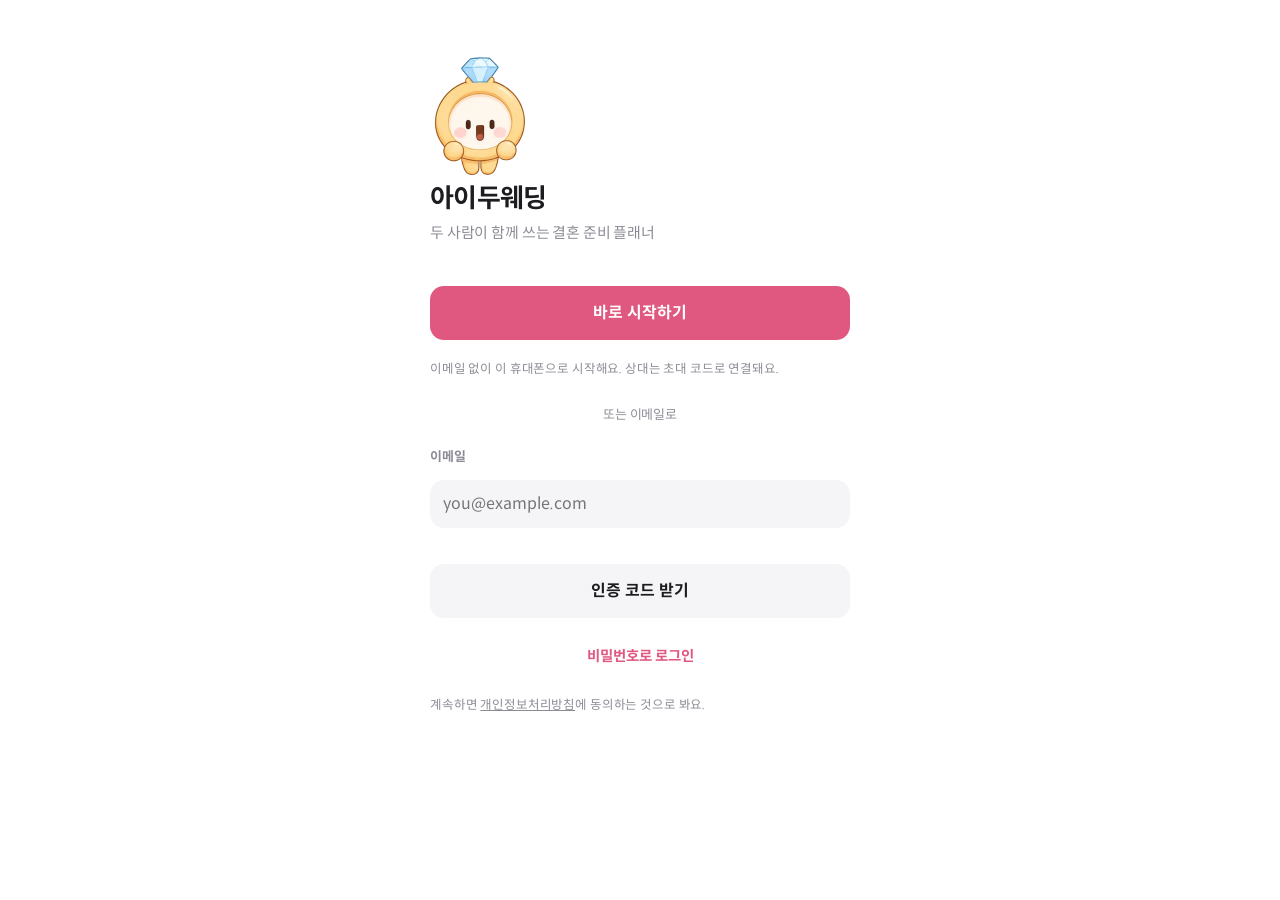
<file: index.html>
<!doctype html>
<html lang="ko">
<head>
<meta charset="utf-8">
<meta name="viewport" content="width=device-width,initial-scale=1,viewport-fit=cover,maximum-scale=1">
<meta name="theme-color" content="#FFFFFF" media="(prefers-color-scheme: light)">
<meta name="theme-color" content="#121214" media="(prefers-color-scheme: dark)">
<meta name="apple-mobile-web-app-capable" content="yes">
<meta name="format-detection" content="telephone=no">
<title>아이두웨딩</title>
<link rel="icon" href="./icon-192.png">
<link rel="manifest" href="./manifest.webmanifest">
<link rel="apple-touch-icon" href="./apple-touch-icon.png">
<meta name="apple-mobile-web-app-title" content="아이두웨딩">
<meta name="apple-mobile-web-app-status-bar-style" content="default">
<meta name="mobile-web-app-capable" content="yes">
  <script type="module" crossorigin src="./assets/index-share-DlYBOAlr.js"></script>
  <link rel="stylesheet" crossorigin href="./assets/index-share-CTbOmyZN.css">
</head>
<body>
<div id="gate" class="gate"><div class="g-card"><p class="g-sub">불러오는 중…</p></div></div>
<div class="wrap">
  <!-- HOME -->
  <section id="tab-home">
    <div id="home2" class="home2"></div>
    <div class="card plan-card" id="planCard" hidden></div>
    <div id="legacyHome" hidden>
    <header class="greet">
      <div style="min-width:0"><span class="sub" id="hello">안녕하세요</span><h1 id="coupleNames">우리 둘</h1><span class="sub">오늘도 결혼 준비 한 걸음 💍</span></div>
      <button class="avatars" id="openSettings" aria-label="설정"><span class="av a1" id="av1">나</span><span class="av a2" id="av2">너</span></button>
    </header>
    <div class="banner">
      <svg class="rings" viewBox="0 0 120 80" aria-hidden="true"><circle cx="48" cy="40" r="24" fill="none" stroke="#fff" stroke-opacity=".35" stroke-width="5"/><circle cx="74" cy="40" r="24" fill="none" stroke="#fff" stroke-opacity=".55" stroke-width="5"/></svg>
      <span class="b-label">우리 결혼식까지</span>
      <div class="dday num" id="dday">D-day</div>
      <div class="when" id="when">불러오는 중</div>
    </div>
    <div class="card prog-card" data-go="check" tabindex="0">
      <div class="ring" aria-label="준비 진행률">
        <svg viewBox="0 0 36 36"><circle cx="18" cy="18" r="15" fill="none" stroke="var(--track)" stroke-width="3.6"/><circle id="ringArc" cx="18" cy="18" r="15" fill="none" stroke="url(#rg)" stroke-width="3.6" stroke-linecap="round" stroke-dasharray="0 100" pathLength="100"/><defs><linearGradient id="rg" x1="0" y1="0" x2="1" y2="1"><stop offset="0" stop-color="#EC8FA9"/><stop offset="1" stop-color="#A47BCB"/></linearGradient></defs></svg>
        <div class="pct num"><span id="ringPct">0%</span></div>
      </div>
      <div class="grow"><div class="label">준비 진행률</div><div class="t" id="progText">-</div><div class="sub" id="progSub">잘하고 있어요!</div></div>
      <span class="chev">›</span>
    </div>
    <div class="tiles num" id="homeStats"></div>
    <div class="block">
      <h2>빠른 추가</h2>
      <div class="quick">
        <button data-qa="task"><span class="qi" style="background:var(--accent-soft);color:var(--accent)"><svg viewBox="0 0 24 24" fill="none" stroke="currentColor" stroke-width="2" stroke-linecap="round" stroke-linejoin="round"><rect x="4" y="4" width="16" height="16" rx="4"/><path d="m8.5 12 2.5 2.5 4.5-5"/></svg></span>할 일</button>
        <button data-qa="cost"><span class="qi" style="background:var(--gold-soft);color:var(--gold)"><svg viewBox="0 0 24 24" fill="none" stroke="currentColor" stroke-width="2" stroke-linecap="round"><rect x="3" y="6" width="18" height="13" rx="3"/><path d="M3 10h18M16 15h2"/></svg></span>비용·업체</button>
        <button data-qa="event"><span class="qi" style="background:var(--sky-soft);color:var(--sky)"><svg viewBox="0 0 24 24" fill="none" stroke="currentColor" stroke-width="2" stroke-linecap="round"><rect x="3.5" y="5" width="17" height="15" rx="3"/><path d="M3.5 10h17M8 3v4M16 3v4"/></svg></span>일정</button>
        <button data-qa="guest"><span class="qi" style="background:var(--lilac-soft);color:var(--lilac)"><svg viewBox="0 0 24 24" fill="none" stroke="currentColor" stroke-width="2" stroke-linecap="round"><circle cx="9" cy="9" r="3.2"/><path d="M3.5 19c.6-3 2.8-4.6 5.5-4.6s4.9 1.6 5.5 4.6M17 8v6M14 11h6"/></svg></span>하객</button>
      </div>
    </div>
    <div class="card block">
      <div class="row-head"><h2 id="weekTitle">이번 주</h2><button class="link" data-go="cal">전체 달력</button></div>
      <div class="week" id="week"></div>
    </div>
    <div class="card block">
      <div class="row-head"><h2>지금 챙길 일</h2><button class="link" data-go="check">전체 보기</button></div>
      <ul class="list" id="homeTodo"></ul>
    </div>
    <div class="card block">
      <div class="row-head"><h2>다가오는 결제</h2><button class="link" data-go="budget">예산 보기</button></div>
      <ul class="list" id="homePay"></ul>
    </div>
    <div class="card block">
      <div class="row-head"><h2>다가오는 일정</h2><button class="link" data-go="cal">캘린더</button></div>
      <ul class="list" id="homeEvents"></ul>
    </div>
    </div>
  </section>

  <!-- ALL -->
  <section id="tab-all" hidden></section>
  <section id="tab-comm" hidden></section>

  <!-- CHECKLIST -->
  <section id="tab-check" hidden>
    <div class="head"><h1>체크리스트</h1><span class="sub num" id="checkCount"></span></div>
    <div class="smart" id="smart"></div>
    <form class="qadd" id="qadd" autocomplete="off"><span class="qplus" aria-hidden="true">+</span><input id="qaddInput" type="text" placeholder="할 일 빠르게 추가" enterkeyhint="done"><button type="submit">추가</button></form>
    <div class="seg" id="groupMode"><button data-v="topic" aria-pressed="true">주제별</button><button data-v="period" aria-pressed="false">시기별</button><button data-v="cal" aria-pressed="false">달력</button></div>
    <div class="chips" id="checkCats" hidden></div>
    <div id="periods" style="display:flex;flex-direction:column;gap:14px"></div>
    <div id="tcal" style="display:flex;flex-direction:column;gap:14px" hidden></div>
    <button class="link" id="openTpl" style="align-self:center">+ 추천 체크리스트에서 추가</button>
  </section>

  <!-- BUDGET -->
  <section id="tab-budget" hidden>
    <div class="head"><h1>가계부</h1></div>
    <div class="lb-top" id="moneyTop"></div>
    <div class="lb-bar"><div class="seg lb-seg" id="budgetSeg"><button data-b="ledger" aria-pressed="true">지출내역</button><button data-b="sched" aria-pressed="false">결제예정</button><button data-b="vendor" aria-pressed="false">업체</button></div><button type="button" class="lb-add" id="addCost" aria-label="비용 추가"><svg viewBox="0 0 24 24" fill="none" stroke="currentColor" stroke-width="2" stroke-linecap="round"><path d="M12 5v14M5 12h14"/></svg></button></div>
    <div id="bCat" hidden></div><button id="openEstimate" type="button" hidden></button>
    <div id="bLedger"><span id="ledgerSum" hidden></span><div id="ledger"></div></div>
    <div id="bSched" hidden><span id="schedSum" hidden></span><div id="sched"></div></div>
    <div id="bVendor" hidden style="display:flex;flex-direction:column;gap:12px">
      <div style="display:flex;justify-content:space-between;align-items:center;gap:8px"><span class="sub num" id="vendorSum"></span><button class="link" id="addVendor">+ 업체 추가</button></div>
      <div class="search"><svg viewBox="0 0 24 24" fill="none" stroke="currentColor" stroke-width="2"><circle cx="11" cy="11" r="7"/><path d="m20 20-3.5-3.5"/></svg><input id="vendorSearch" type="search" placeholder="업체, 항목 검색"></div>
      <div id="vendorList" style="display:flex;flex-direction:column;gap:10px"></div>
    </div>
  </section>

  <!-- CALENDAR -->
  <section id="tab-cal" hidden>
    <div class="cal-head"><button id="prevM" aria-label="이전 달">‹</button><h1 id="calTitle" class="num"></h1><button id="nextM" aria-label="다음 달">›</button></div>
    <div class="card" style="padding:10px">
      <div class="cal" id="cal"></div>
      <div class="legend" style="justify-content:center"><span><i class="d-ev" style="border-radius:50%"></i>일정</span><span><i class="d-task" style="border-radius:50%"></i>할 일 마감</span><span><i class="d-pay" style="border-radius:50%"></i>결제</span></div>
    </div>
    <div class="block"><h2 id="dayTitle"></h2><ul class="list" id="dayList"></ul></div>
  </section>

  <!-- GUESTS -->
  <section id="tab-guests" hidden>
    <div class="head"><h1>하객</h1><span style="display:flex;gap:14px"><button class="link" id="bulkBtn">한 번에 추가</button><button class="link" id="mealBtn">식대 설정</button></span></div>
    <div class="gsum num" id="guestStats"></div>
    <div class="card" id="mealCard"></div>
    <div class="seg" id="guestSide"><button data-g="all" aria-pressed="true">전체</button></div>
    <div class="search"><svg viewBox="0 0 24 24" fill="none" stroke="currentColor" stroke-width="2"><circle cx="11" cy="11" r="7"/><path d="m20 20-3.5-3.5"/></svg><input id="guestSearch" type="search" placeholder="이름 검색"></div>
    <div class="seg" id="guestView"><button data-gv="list" aria-pressed="true">단계별</button><button data-gv="team" aria-pressed="false">모임별</button><button data-gv="pg" aria-pressed="false">부모님 손님</button><button data-gv="gift" aria-pressed="false">축의금</button></div>
    <div id="stepStrip" class="gsteps"></div>
    <ul class="list" id="guestList"></ul>
    <div id="pgBoard" hidden></div>
    <div id="teamBoard" class="tboard" hidden></div>
    <div id="giftBoard" class="gboard" hidden></div>
  </section>
</div>


<nav class="tabbar" role="tablist"><div class="in">
  <button data-tab="home" aria-selected="true"><svg viewBox="0 0 24 24" fill="none" stroke="currentColor" stroke-width="1.8" stroke-linejoin="round"><path d="M12 20s-7-4.4-7-10a4 4 0 0 1 7-2.6A4 4 0 0 1 19 10c0 5.6-7 10-7 10z"/></svg>홈</button>
  <button data-tab="check" aria-selected="false"><svg viewBox="0 0 24 24" fill="none" stroke="currentColor" stroke-width="1.8" stroke-linecap="round"><path d="M9 6h11M9 12h11M9 18h11"/><path d="m3.5 6 1.2 1.2L7 5M3.5 12l1.2 1.2L7 11M3.5 18l1.2 1.2L7 17"/></svg>체크리스트</button>
  <button class="plus" id="fab" hidden><span class="pbox"><svg viewBox="0 0 24 24" fill="none" stroke="currentColor" stroke-width="3" stroke-linecap="round"><path d="M12 5v14M5 12h14"/></svg></span>추가</button>
  <button data-tab="budget" aria-selected="false"><svg viewBox="0 0 24 24" fill="none" stroke="currentColor" stroke-width="1.8"><rect x="3" y="6" width="18" height="13" rx="2.5"/><path d="M3 10h18M16 15h2"/></svg>가계부</button>
  <button data-tab="guests" aria-selected="false"><svg viewBox="0 0 24 24" fill="none" stroke="currentColor" stroke-width="1.8"><circle cx="9" cy="9" r="3.2"/><path d="M3.5 19c.6-3 2.8-4.6 5.5-4.6s4.9 1.6 5.5 4.6"/><circle cx="17" cy="8.5" r="2.5"/><path d="M16.5 13.6c2.2.1 3.7 1.5 4.1 3.9"/></svg>하객</button>
  <button data-tab="comm" aria-selected="false"><svg viewBox="0 0 24 24" fill="none" stroke="currentColor" stroke-width="1.8" stroke-linejoin="round"><path d="M4 5.5h16v10H9l-5 4z"/><path d="M8.5 10.5h.01M12 10.5h.01M15.5 10.5h.01" stroke-width="2.6" stroke-linecap="round"/></svg>커뮤니티</button>
  <button data-tab="all" aria-selected="false"><svg viewBox="0 0 24 24" fill="none" stroke="currentColor" stroke-width="1.8" stroke-linecap="round"><path d="M4 6h16M4 12h16M4 18h16"/></svg>전체</button>
</div></nav>
<div id="sheetHost"></div>
</body>
</html>
</file>
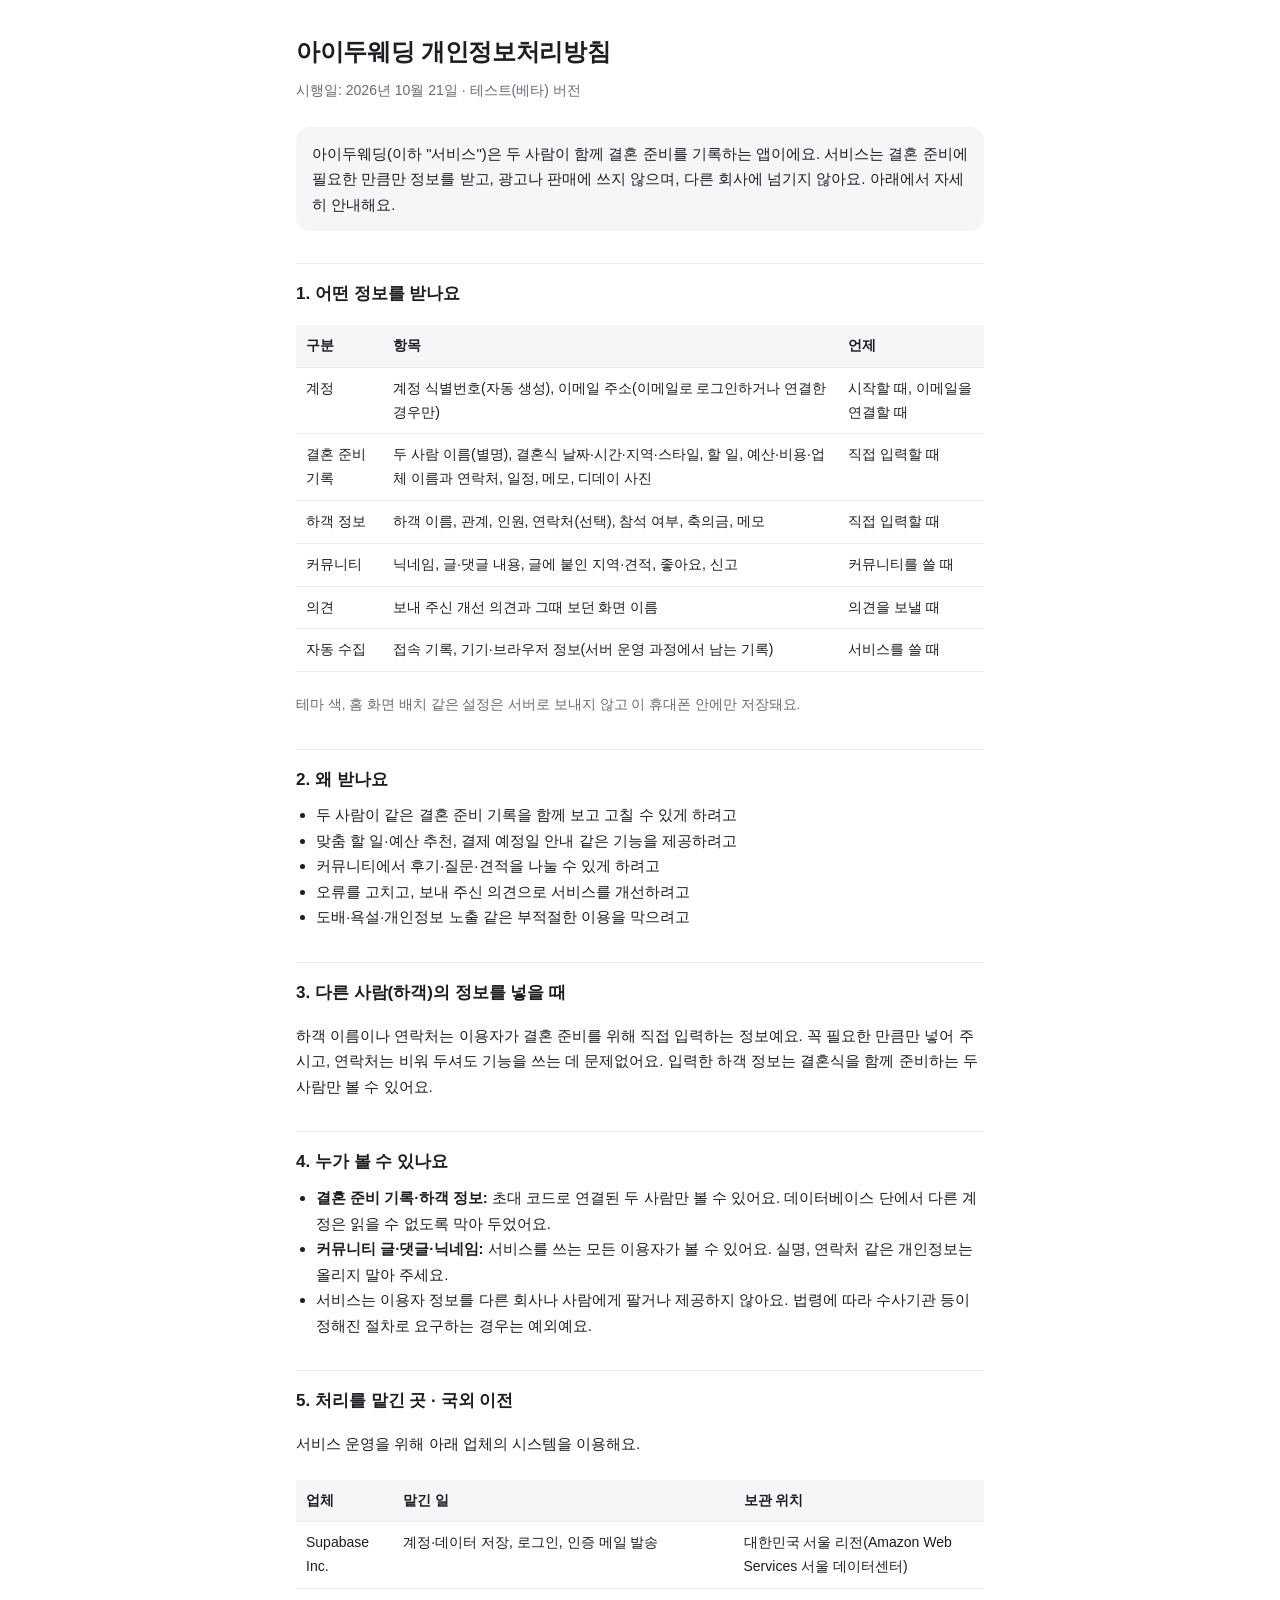
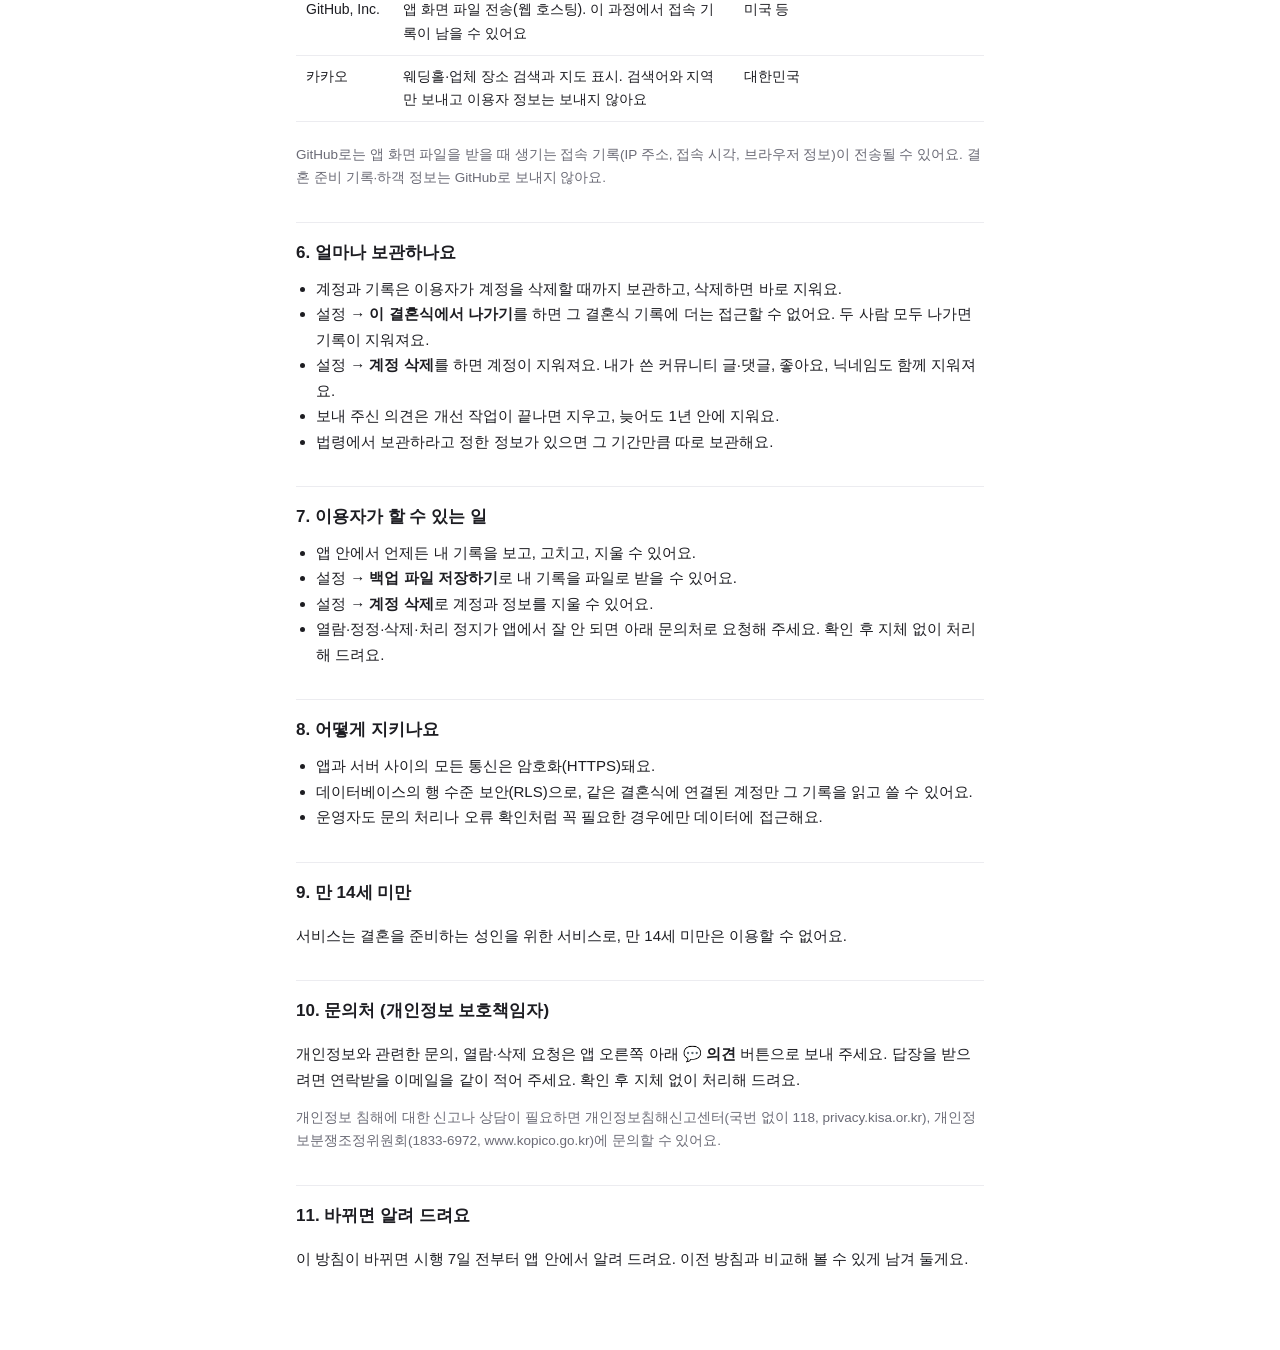
<file: privacy.html>
<!doctype html>
<html lang="ko">
<head>
<meta charset="utf-8">
<meta name="viewport" content="width=device-width,initial-scale=1,viewport-fit=cover">
<title>아이두웨딩 개인정보처리방침</title>
<meta name="description" content="아이두웨딩이 어떤 정보를 왜 받고, 어떻게 보관하고 지우는지 안내해요.">
<style>
:root{--bg:#fff;--fg:#1d1d22;--muted:#6b6b76;--line:#ececf0;--soft:#f6f6f8;--accent:#d45c7e}
@media (prefers-color-scheme:dark){:root{--bg:#121214;--fg:#ededf0;--muted:#a0a0aa;--line:#2a2a30;--soft:#1c1c20;--accent:#f08daa}}
*{box-sizing:border-box}
body{margin:0;background:var(--bg);color:var(--fg);font-family:-apple-system,BlinkMacSystemFont,"Apple SD Gothic Neo","Pretendard","Noto Sans KR",sans-serif;line-height:1.7;-webkit-text-size-adjust:100%}
main{max-width:720px;margin:0 auto;padding:32px 16px 64px}
h1{font-size:24px;margin:0 0 6px;letter-spacing:-.3px}
.date{color:var(--muted);font-size:14px;margin:0 0 24px}
.lead{background:var(--soft);border-radius:14px;padding:14px 16px;font-size:15px}
h2{font-size:17px;margin:32px 0 8px;padding-top:16px;border-top:1px solid var(--line)}
p,li{font-size:15px}
ul{padding-left:20px;margin:6px 0}
table{width:100%;border-collapse:collapse;font-size:14px;margin:8px 0}
th,td{text-align:left;vertical-align:top;padding:9px 10px;border-bottom:1px solid var(--line)}
th{background:var(--soft);font-weight:600;white-space:nowrap}
.wrap{overflow-x:auto}
.note{color:var(--muted);font-size:13.5px}
a{color:var(--accent)}
</style>
</head>
<body>
<main>
<h1>아이두웨딩 개인정보처리방침</h1>
<p class="date">시행일: 2026년 10월 21일 · 테스트(베타) 버전</p>

<p class="lead">아이두웨딩(이하 "서비스")은 두 사람이 함께 결혼 준비를 기록하는 앱이에요. 서비스는 결혼 준비에 필요한 만큼만 정보를 받고, 광고나 판매에 쓰지 않으며, 다른 회사에 넘기지 않아요. 아래에서 자세히 안내해요.</p>

<h2>1. 어떤 정보를 받나요</h2>
<div class="wrap"><table>
<tr><th>구분</th><th>항목</th><th>언제</th></tr>
<tr><td>계정</td><td>계정 식별번호(자동 생성), 이메일 주소(이메일로 로그인하거나 연결한 경우만)</td><td>시작할 때, 이메일을 연결할 때</td></tr>
<tr><td>결혼 준비 기록</td><td>두 사람 이름(별명), 결혼식 날짜·시간·지역·스타일, 할 일, 예산·비용·업체 이름과 연락처, 일정, 메모, 디데이 사진</td><td>직접 입력할 때</td></tr>
<tr><td>하객 정보</td><td>하객 이름, 관계, 인원, 연락처(선택), 참석 여부, 축의금, 메모</td><td>직접 입력할 때</td></tr>
<tr><td>커뮤니티</td><td>닉네임, 글·댓글 내용, 글에 붙인 지역·견적, 좋아요, 신고</td><td>커뮤니티를 쓸 때</td></tr>
<tr><td>의견</td><td>보내 주신 개선 의견과 그때 보던 화면 이름</td><td>의견을 보낼 때</td></tr>
<tr><td>자동 수집</td><td>접속 기록, 기기·브라우저 정보(서버 운영 과정에서 남는 기록)</td><td>서비스를 쓸 때</td></tr>
</table></div>
<p class="note">테마 색, 홈 화면 배치 같은 설정은 서버로 보내지 않고 이 휴대폰 안에만 저장돼요.</p>

<h2>2. 왜 받나요</h2>
<ul>
<li>두 사람이 같은 결혼 준비 기록을 함께 보고 고칠 수 있게 하려고</li>
<li>맞춤 할 일·예산 추천, 결제 예정일 안내 같은 기능을 제공하려고</li>
<li>커뮤니티에서 후기·질문·견적을 나눌 수 있게 하려고</li>
<li>오류를 고치고, 보내 주신 의견으로 서비스를 개선하려고</li>
<li>도배·욕설·개인정보 노출 같은 부적절한 이용을 막으려고</li>
</ul>

<h2>3. 다른 사람(하객)의 정보를 넣을 때</h2>
<p>하객 이름이나 연락처는 이용자가 결혼 준비를 위해 직접 입력하는 정보예요. 꼭 필요한 만큼만 넣어 주시고, 연락처는 비워 두셔도 기능을 쓰는 데 문제없어요. 입력한 하객 정보는 결혼식을 함께 준비하는 두 사람만 볼 수 있어요.</p>

<h2>4. 누가 볼 수 있나요</h2>
<ul>
<li><b>결혼 준비 기록·하객 정보:</b> 초대 코드로 연결된 두 사람만 볼 수 있어요. 데이터베이스 단에서 다른 계정은 읽을 수 없도록 막아 두었어요.</li>
<li><b>커뮤니티 글·댓글·닉네임:</b> 서비스를 쓰는 모든 이용자가 볼 수 있어요. 실명, 연락처 같은 개인정보는 올리지 말아 주세요.</li>
<li>서비스는 이용자 정보를 다른 회사나 사람에게 팔거나 제공하지 않아요. 법령에 따라 수사기관 등이 정해진 절차로 요구하는 경우는 예외예요.</li>
</ul>

<h2>5. 처리를 맡긴 곳 · 국외 이전</h2>
<p>서비스 운영을 위해 아래 업체의 시스템을 이용해요.</p>
<div class="wrap"><table>
<tr><th>업체</th><th>맡긴 일</th><th>보관 위치</th></tr>
<tr><td>Supabase Inc.</td><td>계정·데이터 저장, 로그인, 인증 메일 발송</td><td>대한민국 서울 리전(Amazon Web Services 서울 데이터센터)</td></tr>
<tr><td>GitHub, Inc.</td><td>앱 화면 파일 전송(웹 호스팅). 이 과정에서 접속 기록이 남을 수 있어요</td><td>미국 등</td></tr>
<tr><td>카카오</td><td>웨딩홀·업체 장소 검색과 지도 표시. 검색어와 지역만 보내고 이용자 정보는 보내지 않아요</td><td>대한민국</td></tr>
</table></div>
<p class="note">GitHub로는 앱 화면 파일을 받을 때 생기는 접속 기록(IP 주소, 접속 시각, 브라우저 정보)이 전송될 수 있어요. 결혼 준비 기록·하객 정보는 GitHub로 보내지 않아요.</p>

<h2>6. 얼마나 보관하나요</h2>
<ul>
<li>계정과 기록은 이용자가 계정을 삭제할 때까지 보관하고, 삭제하면 바로 지워요.</li>
<li>설정 → <b>이 결혼식에서 나가기</b>를 하면 그 결혼식 기록에 더는 접근할 수 없어요. 두 사람 모두 나가면 기록이 지워져요.</li>
<li>설정 → <b>계정 삭제</b>를 하면 계정이 지워져요. 내가 쓴 커뮤니티 글·댓글, 좋아요, 닉네임도 함께 지워져요.</li>
<li>보내 주신 의견은 개선 작업이 끝나면 지우고, 늦어도 1년 안에 지워요.</li>
<li>법령에서 보관하라고 정한 정보가 있으면 그 기간만큼 따로 보관해요.</li>
</ul>

<h2>7. 이용자가 할 수 있는 일</h2>
<ul>
<li>앱 안에서 언제든 내 기록을 보고, 고치고, 지울 수 있어요.</li>
<li>설정 → <b>백업 파일 저장하기</b>로 내 기록을 파일로 받을 수 있어요.</li>
<li>설정 → <b>계정 삭제</b>로 계정과 정보를 지울 수 있어요.</li>
<li>열람·정정·삭제·처리 정지가 앱에서 잘 안 되면 아래 문의처로 요청해 주세요. 확인 후 지체 없이 처리해 드려요.</li>
</ul>

<h2>8. 어떻게 지키나요</h2>
<ul>
<li>앱과 서버 사이의 모든 통신은 암호화(HTTPS)돼요.</li>
<li>데이터베이스의 행 수준 보안(RLS)으로, 같은 결혼식에 연결된 계정만 그 기록을 읽고 쓸 수 있어요.</li>
<li>운영자도 문의 처리나 오류 확인처럼 꼭 필요한 경우에만 데이터에 접근해요.</li>
</ul>

<h2>9. 만 14세 미만</h2>
<p>서비스는 결혼을 준비하는 성인을 위한 서비스로, 만 14세 미만은 이용할 수 없어요.</p>

<h2>10. 문의처 (개인정보 보호책임자)</h2>
<p>개인정보와 관련한 문의, 열람·삭제 요청은 앱 오른쪽 아래 <b>💬 의견</b> 버튼으로 보내 주세요. 답장을 받으려면 연락받을 이메일을 같이 적어 주세요. 확인 후 지체 없이 처리해 드려요.</p>
<p class="note">개인정보 침해에 대한 신고나 상담이 필요하면 개인정보침해신고센터(국번 없이 118, privacy.kisa.or.kr), 개인정보분쟁조정위원회(1833-6972, www.kopico.go.kr)에 문의할 수 있어요.</p>

<h2>11. 바뀌면 알려 드려요</h2>
<p>이 방침이 바뀌면 시행 7일 전부터 앱 안에서 알려 드려요. 이전 방침과 비교해 볼 수 있게 남겨 둘게요.</p>
</main>
</body>
</html>
</file>
<file: assets/index-share-CTbOmyZN.css>
:root{--bg:#fbf6f7;--surface:#fff;--line:#f1e6ea;--fg:#2e2430;--muted:#8d8090;--accent:#e0577f;--accent-soft:#fcebf0;--on-accent:#fff;--gold:#b8893f;--gold-soft:#f8eedc;--lilac:#8e74c4;--lilac-soft:#efeafa;--sky:#5b93c9;--sky-soft:#e6f0fb;--sage:#4e9470;--sage-soft:#e3f3ea;--warn:#d9604f;--warn-soft:#fde9e5;--track:#f4eaee;--shadow:0 2px 6px #c95c7e0d,0 10px 28px #8c466412;--grad:linear-gradient(135deg,#ec8fa9 0%,#c95c7e 55%,#a47bcb 100%);--c1:#e07c9a;--c2:#d2a35c;--c3:#a58bd6;--c4:#6fa6dc;--c5:#6fb08a;--c6:#ee9c7a;--c7:#c08bb0;--c8:#9aa3b5;--display:"Outfit","Noto Sans KR",system-ui,sans-serif;--body:"Noto Sans KR","Apple SD Gothic Neo","Malgun Gothic",system-ui,sans-serif;--navh:60px;--navpad:max(env(safe-area-inset-bottom,0px),22px)}@media (prefers-color-scheme:dark){:root:not([data-theme=light]){--bg:#18131a;--surface:#231c25;--line:#362c38;--fg:#f6eef3;--muted:#ae9fad;--accent:#ee8eab;--accent-soft:#45283a;--on-accent:#2a1020;--gold:#e2bc7a;--gold-soft:#3c3020;--lilac:#bca5ee;--lilac-soft:#33294a;--sky:#8fbdeb;--sky-soft:#1f3043;--sage:#8acba6;--sage-soft:#1f3529;--warn:#f2907f;--warn-soft:#45251f;--track:#33293a;--shadow:none;--lightningcss-light: ;--lightningcss-dark:initial;color-scheme:dark}}:root[data-theme=dark]{--bg:#18131a;--surface:#231c25;--line:#362c38;--fg:#f6eef3;--muted:#ae9fad;--accent:#ee8eab;--accent-soft:#45283a;--on-accent:#2a1020;--gold:#e2bc7a;--gold-soft:#3c3020;--lilac:#bca5ee;--lilac-soft:#33294a;--sky:#8fbdeb;--sky-soft:#1f3043;--sage:#8acba6;--sage-soft:#1f3529;--warn:#f2907f;--warn-soft:#45251f;--track:#33293a;--shadow:none;--lightningcss-light: ;--lightningcss-dark:initial;color-scheme:dark}*{box-sizing:border-box;-webkit-tap-highlight-color:transparent}body{background:var(--bg);color:var(--fg);font-family:var(--body);font-size:15px;line-height:1.5}.num{font-variant-numeric:tabular-nums}.wrap{max-width:560px;padding-left:max(16px,env(safe-area-inset-left,0px));padding-right:max(16px,env(safe-area-inset-right,0px));padding-block:12px calc(var(--navh) + var(--navpad) + 96px);margin:0 auto}section{flex-direction:column;gap:20px;display:flex}h1{font-family:var(--display);margin:0;font-size:24px;font-weight:700}h2{font-family:var(--display);text-wrap:balance;margin:0;font-size:18px;font-weight:700}.head{justify-content:space-between;align-items:baseline;gap:8px;padding-top:6px;display:flex}.head .sub{font-size:13px}.label{letter-spacing:.04em;color:var(--muted);font-size:12px}.sub{color:var(--muted);font-size:13px}.card{background:var(--surface);border:1px solid var(--line);box-shadow:var(--shadow);border-radius:16px;flex-direction:column;gap:12px;min-width:0;padding:16px;display:flex}.block{flex-direction:column;gap:8px;display:flex}.block>.row-head{justify-content:space-between;align-items:baseline;display:flex}.link{color:var(--accent);font:inherit;cursor:pointer;background:0 0;border:0;padding:4px 0;font-size:13px;font-weight:500}.hero{background:var(--accent);color:var(--on-accent);border:0;border-radius:20px;grid-template-columns:1fr auto;align-items:center;gap:12px;padding:20px;display:grid}.hero .names{font-family:var(--display);letter-spacing:.25em;opacity:.85;font-size:13px}.hero .dday{font-family:var(--display);margin-top:4px;font-size:44px;font-weight:700;line-height:1.05}.hero .when{opacity:.9;margin-top:4px;font-size:13px}.ring{width:84px;height:84px;position:relative}.ring svg{width:100%;height:100%;transform:rotate(-90deg)}.ring .pct{flex-direction:column;justify-content:center;align-items:center;font-size:18px;font-weight:600;line-height:1.1;display:flex;position:absolute;top:0;bottom:0;left:0;right:0}.ring .pct small{opacity:.85;font-size:10px;font-weight:400}.stats{grid-template-columns:repeat(3,1fr);gap:8px;display:grid}.stat{background:var(--surface);border:1px solid var(--line);cursor:pointer;border-radius:14px;flex-direction:column;gap:2px;min-width:0;padding:12px;display:flex}.stat b{white-space:nowrap;text-overflow:ellipsis;font-size:17px;font-weight:600;overflow:hidden}.bar{background:var(--track);border-radius:4px;height:8px;display:flex;overflow:hidden}.bar i{height:100%;display:block}.bar .paid{background:var(--accent)}.legend{color:var(--muted);flex-wrap:wrap;gap:12px;font-size:12px;display:flex}.legend i{border-radius:2px;width:9px;height:9px;margin-right:4px;display:inline-block}ul.list{flex-direction:column;margin:0;padding:0;list-style:none;display:flex}ul.list li{border-bottom:1px solid var(--line);align-items:center;gap:12px;padding:12px 0;display:flex}ul.list li:last-child{border-bottom:0}ul.list li.tap{cursor:pointer}.grow{flex:1;min-width:0}.t{white-space:nowrap;text-overflow:ellipsis;font-weight:500;overflow:hidden}.t.done{color:var(--muted);text-decoration:line-through;-webkit-text-decoration-color:color-mix(in srgb,var(--muted) 60%,transparent);text-decoration-color:color-mix(in srgb,var(--muted) 60%,transparent)}.meta{color:var(--muted);flex-wrap:wrap;align-items:center;gap:6px;margin-top:2px;font-size:12.5px;display:flex}.amt{text-align:right;white-space:nowrap;font-size:14px}.amt small{color:var(--muted);font-size:12px;display:block}.pill{white-space:nowrap;background:var(--track);color:var(--muted);border-radius:999px;padding:2px 8px;font-size:11px;font-weight:500}.pill.ok{background:var(--sage-soft);color:var(--sage)}.pill.late{background:var(--warn-soft);color:var(--warn)}.date{text-align:center;flex:none;width:44px;line-height:1.15}.date b{font-family:var(--display);font-size:18px;display:block}.date span{color:var(--muted);font-size:11px}.chk{border:2px solid var(--line);cursor:pointer;color:#0000;background:0 0;border-radius:50%;flex:none;place-items:center;width:26px;height:26px;padding:0;display:grid}.chk.on{background:var(--sage);border-color:var(--sage);color:var(--surface)}.empty{color:var(--muted);text-align:center;padding:16px 0;font-size:14px}.chips{scrollbar-width:none;gap:6px;margin-inline-start:-2px;margin-inline-end:-2px;padding:2px;display:flex;overflow-x:auto}.chips::-webkit-scrollbar{display:none}.chips button{border:1px solid var(--line);background:var(--surface);color:var(--fg);font:inherit;cursor:pointer;border-radius:999px;flex:none;padding:6px 12px;font-size:13px}.chips button[aria-pressed=true]{background:var(--fg);color:var(--bg);border-color:var(--fg)}.seg{background:var(--track);border-radius:10px;gap:2px;padding:3px;display:flex}.seg button{font:inherit;color:var(--muted);cursor:pointer;background:0 0;border:0;border-radius:8px;flex:1;padding:7px 4px;font-size:13px}.seg button[aria-pressed=true]{background:var(--surface);color:var(--fg);box-shadow:var(--shadow);font-weight:600}.search{position:relative}.search input{padding-left:36px}.search svg{width:16px;height:16px;color:var(--muted);position:absolute;top:50%;left:12px;transform:translateY(-50%)}.period{flex-direction:column;gap:2px;display:flex}.period h3{justify-content:space-between;align-items:center;gap:8px;margin:0;padding-bottom:4px;font-size:13px;font-weight:600;display:flex}.period h3 .rng{color:var(--muted);font-size:12px;font-weight:400}.period.now h3{color:var(--accent)}.prog{background:var(--track);border-radius:2px;height:4px;overflow:hidden}.prog i{background:var(--sage);height:100%;display:block}.cat{cursor:pointer;border-bottom:1px solid var(--line);flex-direction:column;gap:6px;padding:10px 0;display:flex}.cat:last-child{border-bottom:0}.cat .row{justify-content:space-between;align-items:baseline;gap:8px;display:flex}.over{font-weight:600;color:var(--warn)!important}.split{flex-direction:column;gap:8px;display:flex}.split .row{justify-content:space-between;font-size:14px;display:flex}.money-top{flex-direction:column;gap:6px;padding:6px 2px 4px;display:flex}.money-top .big{letter-spacing:-.02em;font-size:30px;font-weight:600;line-height:1.2}.money-top .big small{margin-left:2px;font-size:18px;font-weight:500}.money-top .bar{border-radius:5px;height:10px;margin-top:6px}.kv{grid-template-columns:repeat(3,1fr);gap:8px;margin-top:8px;display:grid}.kv div{background:var(--surface);border:1px solid var(--line);border-radius:12px;flex-direction:column;min-width:0;padding:10px 12px;display:flex}.kv b{white-space:nowrap;text-overflow:ellipsis;font-size:15px;font-weight:600;overflow:hidden}.donut-wrap{justify-content:center;padding:4px 0;display:flex}.donut{width:180px;max-width:100%;height:180px;position:relative}.donut svg{width:100%;height:100%;transform:rotate(-90deg)}.donut .c{flex-direction:column;justify-content:center;align-items:center;line-height:1.25;display:flex;position:absolute;top:0;bottom:0;left:0;right:0}.donut .c b{font-size:20px;font-weight:600}.ico{color:#fff;border-radius:12px;flex:none;place-items:center;width:36px;height:36px;font-size:13px;font-weight:600;display:grid}.mini{background:var(--track);border-radius:2px;height:4px;margin-top:6px;overflow:hidden}.mini i{height:100%;display:block}.mon{border-bottom:1px solid var(--line);justify-content:space-between;align-items:baseline;padding:12px 0 2px;font-size:13px;font-weight:600;display:flex}.mon:first-child{padding-top:0}.mon span:last-child{color:var(--muted);font-weight:500}.dayh{color:var(--muted);padding:10px 0 0;font-size:12px}.minus{color:var(--fg);font-weight:600}.vcard{background:var(--surface);border:1px solid var(--line);box-shadow:var(--shadow);cursor:pointer;border-radius:16px;flex-direction:column;gap:10px;padding:14px;display:flex}.vcard .top{align-items:center;gap:12px;display:flex}.vcard .nums{grid-template-columns:repeat(3,1fr);gap:6px;font-size:13px;display:grid}.vcard .nums div{flex-direction:column;min-width:0;display:flex}.vcard .nums b{white-space:nowrap;text-overflow:ellipsis;font-size:14px;font-weight:600;overflow:hidden}.vcard .foot{color:var(--muted);flex-wrap:wrap;justify-content:space-between;gap:8px;font-size:12.5px;display:flex}.vcard .tel{-webkit-user-select:all;user-select:all;color:var(--fg)}.vcard .items{color:var(--muted);font-size:12.5px}.cal-head{justify-content:space-between;align-items:center;display:flex}.cal-head button{background:var(--surface);border:1px solid var(--line);width:36px;height:36px;color:var(--fg);cursor:pointer;border-radius:10px;font-size:18px}.cal{text-align:center;grid-template-columns:repeat(7,1fr);gap:2px;display:grid}.cal .dow{color:var(--muted);padding:4px 0;font-size:11px}.cal .dow:first-child{color:var(--warn)}.cal button{aspect-ratio:1/1.05;max-width:100%;font:inherit;color:var(--fg);cursor:pointer;background:0 0;border:0;border-radius:10px;flex-direction:column;justify-content:center;align-items:center;gap:3px;padding:0;font-size:14px;display:flex}.cal button.out{color:color-mix(in srgb,var(--muted) 50%,transparent)}.cal button.wed{color:var(--accent);font-weight:700}.cal button.sel.wed{color:var(--on-accent)}.dots{gap:2px;height:5px;display:flex}.dots i{border-radius:50%;width:5px;height:5px}.cal button.sel .dots i{background:var(--on-accent)}.gsum{grid-template-columns:1fr 1fr;gap:8px;display:grid}.gsum .stat{cursor:default}.gsum b{font-family:var(--display);font-size:22px}.rsvp{cursor:pointer;font:inherit;border:0}nav.tabbar{z-index:10;background:color-mix(in srgb,var(--surface) 92%,transparent);-webkit-backdrop-filter:blur(12px);border-top:1px solid var(--line);padding-top:4px;padding-bottom:var(--navpad);padding-left:env(safe-area-inset-left,0px);padding-right:env(safe-area-inset-right,0px);position:fixed;bottom:0;left:0;right:0}nav.tabbar .in{max-width:560px;height:var(--navh);grid-template-columns:repeat(5,1fr);margin:0 auto;display:grid}nav.tabbar button{font:inherit;color:var(--muted);cursor:pointer;background:0 0;border:0;flex-direction:column;justify-content:center;align-items:center;gap:2px;font-size:10.5px;display:flex}nav.tabbar button svg{width:24px;height:24px}nav.tabbar button[aria-selected=true]{color:var(--accent);font-weight:600}button:focus-visible{outline:2px solid var(--accent);outline-offset:2px}input:focus-visible{outline:2px solid var(--accent);outline-offset:2px}select:focus-visible{outline:2px solid var(--accent);outline-offset:2px}textarea:focus-visible{outline:2px solid var(--accent);outline-offset:2px}.stat:focus-visible{outline:2px solid var(--accent);outline-offset:2px}.cat:focus-visible{outline:2px solid var(--accent);outline-offset:2px}.fab{right:max(18px,calc(env(safe-area-inset-right,0px) + 18px));bottom:calc(var(--navh) + var(--navpad) + 18px);background:var(--accent);width:52px;height:52px;color:var(--on-accent);cursor:pointer;z-index:9;border:0;border-radius:17px;place-items:center;display:grid;position:fixed;box-shadow:0 6px 18px #3c142340}.fab svg{width:24px;height:24px}.scrim{z-index:20;background:#140c1073;justify-content:center;align-items:flex-end;display:flex;position:fixed;top:0;bottom:0;left:0;right:0}.sheet{background:var(--surface);width:100%;max-width:560px;max-height:90vh;padding:10px max(16px,env(safe-area-inset-right,0px)) calc(env(safe-area-inset-bottom,0px) + 16px) max(16px,env(safe-area-inset-left,0px));border-radius:20px 20px 0 0;flex-direction:column;gap:14px;display:flex;overflow:hidden auto}.grab{background:var(--line);border-radius:2px;width:36px;height:4px;margin:0 auto 4px}.sheet form{flex-direction:column;gap:12px;display:flex}.field{flex-direction:column;gap:4px;min-width:0;display:flex}.field label{color:var(--muted);font-size:12px}.pair{grid-template-columns:minmax(0,1fr) minmax(0,1fr);gap:10px;display:grid}input,select,textarea{font:inherit;color:var(--fg);background:var(--bg);border:1px solid var(--line);border-radius:12px;width:100%;min-width:0;max-width:100%;padding:11px 12px;font-size:16px}input[type=date],input[type=time]{-webkit-appearance:none;appearance:none;text-align:left;min-height:48px;display:block}input::-webkit-date-and-time-value{text-align:left;min-height:1.5em}select{-webkit-appearance:none;appearance:none;background-image:linear-gradient(45deg,transparent 50%,var(--muted) 50%),linear-gradient(135deg,var(--muted) 50%,transparent 50%);background-position:calc(100% - 18px) 52%,calc(100% - 13px) 52%;background-repeat:no-repeat;background-size:5px 5px;padding-right:32px}.check{align-items:center;gap:10px;padding:4px 0;font-size:15px;display:flex}.check input{width:22px;height:22px;accent-color:var(--accent)}.money-hint{color:var(--muted);text-align:right;font-size:12px}.btns{gap:8px;padding-top:4px;display:flex}.btns button{font:inherit;border:1px solid var(--line);background:var(--bg);color:var(--fg);cursor:pointer;border-radius:14px;flex:1;padding:13px;font-weight:600}.btns .primary{background:var(--accent);border-color:var(--accent);color:var(--on-accent)}.btns .danger{color:var(--warn);flex:none;padding-inline-start:16px;padding-inline-end:16px}.note{color:var(--muted);font-size:12px}.tpl li{gap:10px}.tpl .add{border:1px solid var(--line);background:var(--bg);color:var(--accent);font:inherit;cursor:pointer;border-radius:999px;flex:none;padding:5px 12px;font-size:13px;font-weight:600}.tpl .add[disabled]{color:var(--muted);cursor:default}.toast{left:50%;bottom:calc(var(--navh) + var(--navpad) + 84px);background:var(--fg);color:var(--bg);z-index:30;white-space:nowrap;border-radius:999px;padding:8px 14px;font-size:13px;position:fixed;transform:translate(-50%)}@media (prefers-reduced-motion:no-preference){.sheet{animation:.2s ease-out up}@keyframes up{0%{opacity:.5;transform:translateY(30px)}}}body{letter-spacing:-.01em;font-size:14.5px}h1{font-family:var(--body);letter-spacing:-.02em;font-size:22px;font-weight:700}h2{font-family:var(--body);letter-spacing:-.01em;font-size:16px;font-weight:700}.num b,.dday,.big,.donut .c b,.pct{font-family:var(--display)}.card{box-shadow:var(--shadow);border:0;border-radius:22px;padding:18px}.stat,.kv div{box-shadow:var(--shadow);border:0;border-radius:18px}.greet{justify-content:space-between;align-items:center;gap:12px;padding-top:6px;display:flex}.greet h1{margin:2px 0}.greet .amp{color:var(--accent);font-family:var(--display)}.avatars{flex:none;display:flex}.av{border:3px solid var(--bg);border-radius:50%;place-items:center;width:42px;height:42px;font-size:15px;font-weight:700;display:grid}.av.a1{background:var(--accent-soft);color:var(--accent)}.av.a2{background:var(--lilac-soft);color:var(--lilac);margin-left:-12px}.banner{background:var(--grad);color:#fff;border-radius:24px;flex-direction:column;gap:2px;padding:20px 22px;display:flex;position:relative;overflow:hidden;box-shadow:0 12px 30px #c95c7e47}.banner .rings{width:150px;height:auto;position:absolute;top:50%;right:-6px;transform:translateY(-50%)}.banner .b-label{opacity:.9;font-size:13px}.banner .dday{letter-spacing:-.02em;font-size:46px;font-weight:700;line-height:1.05}.banner .when{opacity:.92;font-size:13px;position:relative}.prog-card{cursor:pointer;flex-direction:row;align-items:center;gap:16px}.prog-card .ring{flex:none;width:72px;height:72px}.prog-card .pct{color:var(--fg);font-size:17px;font-weight:700}.prog-card .t{margin:2px 0;font-size:15px;font-weight:700}.chev{color:var(--muted);flex:none;font-size:24px}.tiles{grid-template-columns:1fr 1fr;gap:12px;display:grid}.tile{background:var(--surface);box-shadow:var(--shadow);cursor:pointer;min-width:0;font:inherit;color:inherit;text-align:left;border:0;border-radius:18px;align-items:center;gap:12px;padding:14px;display:flex}.tile .qi{border-radius:50%;width:40px;height:40px}.tile b{white-space:nowrap;text-overflow:ellipsis;font-size:18px;font-weight:600;line-height:1.2;display:block;overflow:hidden}.tile span.l{color:var(--muted);font-size:12px}.qi{border-radius:16px;flex:none;place-items:center;display:grid}.qi svg{width:22px;height:22px}.quick{grid-template-columns:repeat(4,1fr);gap:10px;display:grid}.quick button{font:inherit;color:var(--fg);cursor:pointer;background:0 0;border:0;flex-direction:column;align-items:center;gap:6px;padding:0;font-size:12px;display:flex}.quick .qi{background:var(--surface);border-radius:18px;width:56px;height:56px}.week{grid-template-columns:repeat(7,1fr);gap:4px;display:grid}.week button{font:inherit;color:var(--fg);cursor:pointer;background:0 0;border:0;border-radius:14px;flex-direction:column;align-items:center;gap:3px;padding:8px 0;display:flex}.week .w{color:var(--muted);font-size:11px}.week b{font-size:16px;font-weight:600}.week button.on{background:var(--grad);color:#fff;box-shadow:0 6px 14px #c95c7e4d}.week button.on .w{color:#fff;opacity:.9}.week button.on .dots i{background:#fff}.chips button{background:var(--surface);box-shadow:var(--shadow);border:0;padding:7px 14px;font-weight:500}.chips button[aria-pressed=true]{background:var(--accent);color:var(--on-accent)}.seg{background:var(--surface);box-shadow:var(--shadow);border-radius:999px;padding:4px}.seg button{border-radius:999px;font-weight:500}.search input{background:var(--surface);box-shadow:var(--shadow);border:0;border-radius:14px}.pill{padding:3px 9px;font-weight:600}.pill.acc{background:var(--accent-soft);color:var(--accent)}.chk{border-color:color-mix(in srgb,var(--accent) 45%,var(--line))}.chk.on{background:var(--accent);border-color:var(--accent)}.bar .due{background:color-mix(in srgb,var(--accent) 30%,transparent)}.ico{color:#fff;border-radius:14px}.vcard{border:0;border-radius:20px}.money-top{background:var(--surface);box-shadow:var(--shadow);border-radius:22px;padding:18px}.money-top .big{font-size:32px}.kv div{background:var(--bg);box-shadow:none}.cal button.sel{background:var(--grad);color:#fff}.cal button.today{box-shadow:inset 0 0 0 1.5px var(--accent)}.d-ev{background:var(--accent)}.d-task{background:var(--lilac)}.d-pay{background:var(--gold)}.link{color:var(--accent);font-weight:600}.btns .primary{background:var(--grad);border:0}.sheet{border-radius:26px 26px 0 0}input,select,textarea{border-radius:14px}nav.tabbar button.plus .pbox{background:var(--grad);color:#fff;border-radius:9px;place-items:center;width:30px;height:24px;display:grid}nav.tabbar button.plus .pbox svg{width:16px;height:16px}.vgroup{gap:4px;padding:14px 16px}.vhead{align-items:center;gap:8px;font-size:14px;font-weight:700;display:flex}.ico.sm{border-radius:8px;width:24px;height:24px;font-size:11px}.vrow{gap:10px}.vk{color:var(--muted);font-size:14px;font-weight:500}.vn{text-align:right;align-items:center;gap:4px;min-width:0;max-width:60%;font-size:15.5px;font-weight:700;display:flex}.vn.none{color:var(--accent);font-size:13.5px;font-weight:500}.vn .chev{font-size:18px;font-weight:400}.vk.strong{color:var(--fg)}.cands{background:var(--accent-soft);border-radius:18px;flex-direction:column;gap:2px;padding:12px 14px;display:flex}.cands-h{flex-direction:column;gap:0;margin-bottom:4px;display:flex}.cand{border-top:1px solid color-mix(in srgb,var(--accent) 15%,transparent);align-items:center;gap:10px;padding:10px 0;display:flex}.cand.on .t{color:var(--accent)}.cbtns{flex-direction:column;flex:none;gap:6px;display:flex}.cbtns .mini-btn{background:var(--surface);color:var(--fg)}.clink{color:var(--accent);font-size:12.5px;font-weight:500;text-decoration:none}.copybox{min-height:70px;margin-top:6px;font-size:14px}.tboard{flex-direction:column;gap:12px;display:flex}.tcard{gap:10px;padding:14px;transition:box-shadow .15s,transform .15s}.tcard.un{background:color-mix(in srgb,var(--surface) 70%,var(--bg))}.tcard.over{box-shadow:0 0 0 2px var(--accent),var(--shadow);transform:scale(1.01)}.th{cursor:pointer;align-items:center;gap:8px;display:flex}.th b{font-size:15px}.gchips{flex-wrap:wrap;align-items:center;gap:6px;min-height:34px;display:flex}.gchip{background:var(--bg);-webkit-user-select:none;user-select:none;-webkit-touch-callout:none;cursor:grab;border:1px solid var(--line);border-radius:999px;align-items:center;gap:4px;padding:7px 12px;font-size:13.5px;font-weight:500;display:inline-flex;position:relative}.gchip small{color:var(--muted);font-size:11px}.gchip.inv{border-color:color-mix(in srgb,var(--sage) 50%,transparent);background:var(--sage-soft)}.gchip .multi{background:var(--lilac);color:#fff;border-radius:999px;place-items:center;min-width:16px;height:16px;padding:0 4px;font-size:10px;font-style:normal;font-weight:700;display:grid}.gchip.dragging{opacity:.3}.gchip.ghost{z-index:60;pointer-events:none;background:var(--surface);border-color:var(--accent);position:fixed;transform:translate(-50%,-130%)scale(1.08);box-shadow:0 10px 24px #8c46644d}.tpick{flex-direction:column;gap:2px;max-height:240px;display:flex;overflow:auto}.cchips{flex-wrap:wrap;gap:6px;margin-top:7px;display:flex}.cchips button{border:1px dashed color-mix(in srgb,var(--accent) 45%,transparent);background:var(--accent-soft);color:var(--accent);font:inherit;cursor:pointer;border-radius:999px;padding:4px 10px;font-size:12px;font-weight:600}.pick-main{background:var(--grad)!important;color:#fff!important}.mini-btn{background:var(--track);color:var(--muted);font:inherit;cursor:pointer;border:0;border-radius:999px;flex:none;padding:5px 10px;font-size:12px;font-weight:500}.vrow.skipped{opacity:.55}.vrow.skipped .vk{text-decoration:line-through}.qa-list{grid-template-columns:repeat(3,1fr);gap:12px;display:grid}.qa-list button{background:var(--bg);font:inherit;color:var(--fg);cursor:pointer;border:0;border-radius:18px;flex-direction:column;align-items:center;gap:8px;padding:14px 6px;font-size:13px;display:flex}.qa-list .qi{border-radius:14px;width:44px;height:44px}.smart{grid-template-columns:repeat(4,1fr);gap:8px;display:grid}.stile{background:var(--surface);box-shadow:var(--shadow);font:inherit;color:var(--fg);cursor:pointer;border:0;border-radius:16px;flex-direction:column;align-items:center;gap:1px;padding:11px 6px 9px;display:flex}.stile b{font-family:var(--display);color:var(--c);font-size:22px;font-weight:700;line-height:1.1}.stile span{color:var(--muted);white-space:nowrap;font-size:11.5px}.stile.on{background:var(--s);box-shadow:0 0 0 2px var(--c)}.qadd{background:var(--surface);box-shadow:var(--shadow);border-radius:16px;align-items:center;gap:8px;padding:5px 5px 5px 14px;display:flex}.qadd input{box-shadow:none;background:0 0;border:0;border-radius:0;flex:1;min-width:0;padding:9px 0}.qadd input:focus-visible{outline:none}.qadd:focus-within{box-shadow:0 0 0 2px var(--accent),var(--shadow)}.qplus{color:var(--accent);font-size:22px;font-weight:500;line-height:1}.qadd button{background:var(--grad);color:#fff;font:inherit;cursor:pointer;border:0;border-radius:12px;padding:9px 15px;font-size:14px;font-weight:600}.trow .grip{width:16px;color:color-mix(in srgb,var(--muted) 45%,transparent);flex:none;place-items:center;margin-right:-4px;display:grid}.trow .grip svg,.env .grip svg{width:16px;height:16px}.env .grip{color:color-mix(in srgb,var(--muted) 45%,transparent);flex:none;width:16px;display:grid}.due{background:var(--track);color:var(--muted);white-space:nowrap;border-radius:999px;flex:none;padding:3px 8px;font-size:11.5px;font-weight:600}.due.late{background:var(--warn-soft);color:var(--warn)}.due.soon{background:var(--gold-soft);color:var(--gold)}.trow.is-done .due{opacity:.6}.meta span+span:before{content:"·";color:color-mix(in srgb,var(--muted) 60%,transparent);margin-right:6px}.meta .pill:before{content:none!important}@media (prefers-reduced-motion:no-preference){.chk.on svg{animation:.25s ease-out pop}@keyframes pop{0%{transform:scale(.3)}70%{transform:scale(1.2)}to{transform:scale(1)}}}.done-toggle{color:var(--muted);font:inherit;cursor:pointer;text-align:left;background:0 0;border:0;padding:10px 0 2px;font-size:13px;font-weight:500}[data-dnd]{-webkit-user-select:none;user-select:none;-webkit-touch-callout:none}.dragging{opacity:.3}.ghost{z-index:70;pointer-events:none;background:var(--surface);color:var(--fg);border:1.5px solid var(--accent);white-space:nowrap;text-overflow:ellipsis;border-radius:999px;max-width:72vw;padding:8px 15px;font-size:13.5px;font-weight:600;position:fixed;overflow:hidden;transform:translate(-50%,-150%)rotate(-2deg);box-shadow:0 12px 28px #8c466452}.drop-over{box-shadow:0 0 0 2px var(--accent),var(--shadow)!important;background:color-mix(in srgb,var(--accent-soft) 55%,var(--surface))!important}.cal button.drop-over{background:var(--accent-soft)!important;box-shadow:inset 0 0 0 2px var(--accent)!important}body.is-dragging,body.is-dragging *{cursor:grabbing!important}.tcnt{background:var(--accent-soft);min-width:18px;height:16px;color:var(--accent);border-radius:999px;place-items:center;padding:0 4px;font-size:10.5px;font-weight:700;line-height:1;display:grid}.tcnt.late{background:var(--warn-soft);color:var(--warn)}.tcnt.ok{background:var(--sage-soft);color:var(--sage)}.tcnt.empty,.tcnt.wedb{background:0 0}.cal button.sel .tcnt{color:#fff;background:#ffffff47}.env{gap:10px;padding:14px 16px}.env-h{cursor:pointer;align-items:center;gap:12px;display:flex}.env-r{text-align:right;font-family:var(--display);color:var(--sage);white-space:nowrap;font-size:17px;font-weight:700;line-height:1.15}.env-r small{font-family:var(--body);color:var(--muted);font-size:11px;font-weight:400;display:block}.env-r.neg{color:var(--warn)}.env-actions{justify-content:flex-end;gap:8px;padding-top:4px;display:flex}.mt-row{justify-content:space-between;align-items:flex-end;gap:12px;display:flex}.mt-left{text-align:right}.mt-left b{color:var(--sage);font-size:22px;font-weight:700;font-family:var(--display);display:block}.mt-left.neg b{color:var(--warn)}.bar.tall{border-radius:6px;height:12px;margin:14px 0 12px}.mt-legend{flex-direction:column;gap:7px;font-size:13.5px;display:flex}.mt-legend div{align-items:center;gap:8px;display:flex}.mt-legend i{border-radius:3px;flex:none;width:10px;height:10px}.mt-legend span{color:var(--muted);flex:1}.mt-legend b{font-weight:600}:root{--lightningcss-light:initial;--lightningcss-dark: ;color-scheme:light;padding-top:env(safe-area-inset-top,0px);padding-bottom:env(safe-area-inset-bottom,0px)}@media (prefers-color-scheme:dark){:root{--lightningcss-light: ;--lightningcss-dark:initial;color-scheme:dark}}html,body{-webkit-text-size-adjust:100%;overscroll-behavior-y:none;margin:0}body{font-family:var(--body);font-size:14px}img{max-width:100%}[hidden]{display:none!important}button{-webkit-tap-highlight-color:transparent}.gate{z-index:100;background:var(--bg);padding:calc(env(safe-area-inset-top,0px) + 56px) max(20px,env(safe-area-inset-right,0px)) calc(env(safe-area-inset-bottom,0px) + 32px) max(20px,env(safe-area-inset-left,0px));justify-content:center;align-items:flex-start;display:flex;position:fixed;top:0;bottom:0;left:0;right:0;overflow-y:auto}.g-card{flex-direction:column;gap:14px;width:100%;max-width:420px;display:flex}.g-logo{width:96px;color:var(--accent);margin-bottom:4px}.g-card h1{margin:0;font-size:26px}.g-sub{color:var(--muted);margin:0;font-size:15px;line-height:1.5}.g-note{background:var(--accent-soft);color:var(--accent);border-radius:12px;margin:0;padding:10px 12px;font-size:14px}.g-err{color:var(--warn);margin:0;font-size:14px}.g-form{flex-direction:column;gap:8px;margin-top:6px;display:flex}.g-form label,.g-pair label{color:var(--muted);font-size:12.5px}.g-pair{grid-template-columns:minmax(0,1fr) minmax(0,1fr);gap:10px;display:grid}.g-pair>div{flex-direction:column;gap:6px;min-width:0;display:flex}.g-btn{background:var(--grad);color:#fff;font:inherit;cursor:pointer;border:0;border-radius:16px;margin-top:8px;padding:15px;font-size:16px;font-weight:700}.g-btn:disabled{opacity:.6}.g-link{color:var(--accent);font:inherit;cursor:pointer;background:0 0;border:0;align-self:center;padding:8px 0;font-weight:600}.g-fine{color:var(--muted);margin:0;font-size:12.5px;line-height:1.5}.g-fine a{color:inherit}.g-otp{letter-spacing:.35em;text-align:center;font-family:var(--display);padding:14px!important;font-size:28px!important}.g-seg{background:var(--surface);box-shadow:var(--shadow);border-radius:999px;gap:2px;padding:4px;display:flex}.g-seg button{font:inherit;color:var(--muted);cursor:pointer;background:0 0;border:0;border-radius:999px;flex:1;padding:9px 6px;font-size:14px;font-weight:500}.g-seg button[aria-pressed=true]{background:var(--accent);color:var(--on-accent)}button.avatars{cursor:pointer;background:0 0;border:0;padding:0}.set-group{border-top:1px solid var(--line);flex-direction:column;gap:8px;padding:12px 0;display:flex}.set-row{font:inherit;color:var(--fg);cursor:pointer;text-align:left;background:0 0;border:0;justify-content:space-between;align-items:center;padding:10px 0;font-size:15px;display:flex}.set-row.danger{color:var(--warn)}.set-row .chev{color:var(--muted)}.invite{align-items:center;gap:8px;display:flex}.invite b{font-family:var(--display);letter-spacing:.18em;color:var(--accent);flex:1;font-size:26px}.cadd{border-top:1px solid color-mix(in srgb,var(--accent) 15%,transparent);flex-direction:column;gap:6px;padding-top:10px;display:flex}.cadd input{background:var(--surface);padding:9px 11px;font-size:15px}.cadd .mini-btn{align-self:flex-start}.g-q{flex-direction:column;gap:8px;margin-top:10px;display:flex}.g-q>label{color:var(--fg);font-size:14px;font-weight:700}.g-chips{flex-wrap:wrap;gap:6px;display:flex}.g-chip{border:1.5px solid var(--line);background:var(--surface);color:var(--fg);font:inherit;cursor:pointer;text-align:left;border-radius:14px;flex-direction:column;align-items:flex-start;gap:1px;padding:9px 13px;font-size:14px;font-weight:600;display:flex}.g-chip small{color:var(--muted);font-size:11.5px;font-weight:400}.g-est{background:var(--surface);box-shadow:var(--shadow);border-radius:16px;flex-direction:column;gap:7px;padding:12px 14px;display:flex}.g-est:empty{display:none}.g-est-h{justify-content:space-between;gap:8px;font-weight:700;display:flex}.g-est-h b{color:var(--accent);font-family:var(--display)}.g-est-row{justify-content:space-between;gap:10px;font-size:13.5px;display:flex}.g-est-row span{flex-direction:column;min-width:0;display:flex}.g-est-row small{color:var(--muted);font-size:11.5px}.g-est-row b{white-space:nowrap;font-weight:600}.gate select{font:inherit;font-size:16px}.plan-card{gap:10px}.pc-btns{grid-template-columns:1fr 1fr;gap:8px;display:grid}.pc-b{background:var(--bg);text-align:left;font:inherit;color:var(--fg);cursor:pointer;border:0;border-radius:16px;flex-direction:column;gap:2px;min-width:0;padding:12px;display:flex}.pc-b b{font-size:14.5px}.pc-b span{color:var(--muted);white-space:nowrap;text-overflow:ellipsis;font-size:12px;overflow:hidden}.est-btn{background:var(--gold-soft);color:var(--fg);font:inherit;cursor:pointer;text-align:left;border:0;border-radius:16px;flex-direction:column;align-items:flex-start;gap:1px;padding:12px 14px;display:flex}.est-btn span{color:var(--muted);font-size:12px}.est-btn b{color:var(--gold);font-size:14.5px}.tp-all{margin-top:0}.tp-ph{flex-direction:column;gap:2px;display:flex}.tp-ph .label{color:var(--accent);padding-top:6px;font-weight:700}.ven-form{gap:8px;display:flex}.ven-form input{flex:1;min-width:0}.ven-ext{flex-wrap:wrap;gap:8px;display:flex}.ven-ext a{text-decoration:none}.ven-list .meta a{margin-left:0}.find-btn{background:var(--surface);color:var(--accent);align-self:flex-start;margin-bottom:4px;font-weight:600}.sheet .g-chips .g-chip{font-size:13.5px}.home2{flex-direction:column;gap:14px;display:flex}.tx-head{justify-content:space-between;align-items:center;padding:6px 2px 2px;display:flex}.tx-head b{letter-spacing:-.02em;font-size:21px;font-weight:700}.tx-head .amp{color:var(--accent)}.tx-links{color:var(--line);align-items:center;gap:10px;display:flex}.tx-links button{font:inherit;color:var(--muted);cursor:pointer;background:0 0;border:0;padding:4px 0;font-size:15px}.dd-grid{grid-template-columns:1fr 1fr;gap:12px;display:grid}.dd{aspect-ratio:1;cursor:pointer;max-width:100%;font:inherit;color:#fff;text-align:left;background:var(--grad) center/cover no-repeat;box-shadow:var(--shadow);border:0;border-radius:24px;padding:0;position:relative;overflow:hidden}.dd.has-ph{background-color:var(--track)}.dd-ov{background:linear-gradient(#00000047 0%,#0000 38% 55%,#0000006b 100%);position:absolute;top:0;bottom:0;left:0;right:0}.dd:not(.has-ph) .dd-ov{background:0 0}.dd-top{text-shadow:0 1px 4px #00000040;flex-direction:column;gap:1px;display:flex;position:absolute;top:14px;left:16px;right:12px}.dd-top b{font-size:17px;font-weight:700}.dd-top small{opacity:.9;font-size:12px}.dd-big{font-family:var(--display);letter-spacing:-.02em;text-shadow:0 2px 8px #0000004d;font-size:clamp(28px,9vw,40px);font-weight:700;position:absolute;bottom:10px;right:14px}.dd-cam{opacity:.85;align-items:center;gap:4px;font-size:12px;display:flex;position:absolute;bottom:16px;left:16px}.dd-cam svg{width:15px;height:15px}.dd-add{background:var(--surface);color:var(--muted);border:1.5px dashed var(--line);box-shadow:none;flex-direction:column;justify-content:center;align-items:center;gap:4px;font-size:14px;font-weight:600;display:flex}.dd-add span{color:var(--accent);font-size:30px;font-weight:400;line-height:1}.dd-pick{aspect-ratio:4/3;background:var(--grad) center/cover no-repeat;cursor:pointer;border-radius:20px;justify-content:center;align-items:flex-end;max-width:100%;padding:12px;display:flex}.dd-pick span{color:#fff;background:#00000073;border-radius:999px;padding:7px 14px;font-size:13.5px;font-weight:600}.tx-card{background:var(--surface);box-shadow:var(--shadow);border-radius:24px;flex-direction:column;padding:8px 6px;display:flex}.tx-sec{color:var(--muted);padding:12px 14px 4px;font-size:14px;font-weight:600}.tx-row{font:inherit;color:var(--fg);cursor:pointer;text-align:left;background:0 0;border:0;border-radius:16px;align-items:center;gap:14px;width:100%;padding:11px 12px;display:flex}.tx-ic{border-radius:14px;flex:none;place-items:center;width:42px;height:42px;display:grid}.tx-main{flex-direction:column;flex:1;gap:1px;min-width:0;display:flex}.tx-main b{letter-spacing:-.01em;white-space:nowrap;text-overflow:ellipsis;font-size:17px;font-weight:700;overflow:hidden}.tx-main small{color:var(--muted);white-space:nowrap;text-overflow:ellipsis;font-size:13px;overflow:hidden}.tx-r{color:var(--muted);flex:none;font-size:14px}.tx-r.sm{text-align:right;white-space:nowrap;text-overflow:ellipsis;max-width:52%;font-size:13px;overflow:hidden}.tx-btn{background:var(--bg);color:var(--fg);border-radius:12px;flex:none;padding:9px 14px;font-size:14px;font-weight:600}.tx-tabs{border-top:1px solid var(--line);margin:6px 6px 0;padding-top:4px;display:flex}.tx-tabs button{font:inherit;color:var(--fg);cursor:pointer;background:0 0;border:0;flex:1;padding:11px 4px;font-size:14.5px}.tx-tabs button+button{border-left:1px solid var(--line)}.tx-ring{background:conic-gradient(var(--accent) calc(var(--p)*1%),var(--track) 0);border-radius:50%;flex:none;place-items:center;width:42px;height:42px;display:grid}.tx-ring span{background:var(--surface);width:32px;height:32px;color:var(--accent);border-radius:50%;place-items:center;font-size:10.5px;font-weight:700;display:grid}.tx-list{padding:0 10px}#tab-all{gap:14px}.dd-add{aspect-ratio:auto;cursor:pointer;font:inherit;border-radius:18px;flex-direction:row;gap:6px;margin-top:-2px;padding:13px;font-size:14px;font-weight:600}.dd-add span{font-size:20px}.dd-add small{color:var(--muted);font-size:12px;font-weight:400}.dd-cam{background:#ffffff38;border-radius:999px;padding:4px 9px 4px 7px;font-size:11px;top:12px;bottom:auto;left:auto;right:12px}.dd-grid>.dd:only-child{aspect-ratio:2;grid-column:1/-1}.g-or{text-align:center;color:var(--muted);margin:6px 0 -4px;font-size:13px}@font-face{font-family:Spoqa Han Sans Neo;font-weight:400;font-style:normal;font-display:swap;src:url(./SpoqaHanSansNeo-Regular-BUsbL2_I.woff2)format("woff2")}@font-face{font-family:Spoqa Han Sans Neo;font-weight:500;font-style:normal;font-display:swap;src:url(./SpoqaHanSansNeo-Medium-B95ezR9U.woff2)format("woff2")}@font-face{font-family:Spoqa Han Sans Neo;font-weight:600 800;font-style:normal;font-display:swap;src:url(./SpoqaHanSansNeo-Bold-CvzPuUBU.woff2)format("woff2")}:root{--bg:#f5f5f7;--surface:#fff;--line:#ececef;--fg:#1c1c21;--muted:#8b8b95;--track:#efeff2;--shadow:none;--page:#fff;--gold:#c08a2e;--gold-soft:#fbf3e3;--lilac:#7c62d6;--lilac-soft:#f0ecfb;--sky:#3e7fd8;--sky-soft:#eaf2fc;--sage:#2e9466;--sage-soft:#e5f4ec;--warn:#e5484d;--warn-soft:#fdecec;--display:"Spoqa Han Sans Neo","Apple SD Gothic Neo",system-ui,sans-serif;--body:"Spoqa Han Sans Neo","Apple SD Gothic Neo",system-ui,sans-serif}@media (prefers-color-scheme:dark){:root:not([data-theme=light]){--bg:#1d1d21;--surface:#121214;--page:#121214;--line:#2a2a30;--fg:#f2f2f5;--muted:#9a9aa6;--track:#2a2a30;--gold:#e7be74;--gold-soft:#332a1a;--lilac:#b3a0f5;--lilac-soft:#2a2440;--sky:#8db8f2;--sky-soft:#1b2a40;--sage:#7fd1a6;--sage-soft:#173126;--warn:#ff7b7f;--warn-soft:#3a1e20;--lightningcss-light: ;--lightningcss-dark:initial;color-scheme:dark}}:root[data-theme=dark]{--bg:#1d1d21;--surface:#121214;--page:#121214;--line:#2a2a30;--fg:#f2f2f5;--muted:#9a9aa6;--track:#2a2a30;--gold:#e7be74;--gold-soft:#332a1a;--lilac:#b3a0f5;--lilac-soft:#2a2440;--sky:#8db8f2;--sky-soft:#1b2a40;--sage:#7fd1a6;--sage-soft:#173126;--warn:#ff7b7f;--warn-soft:#3a1e20;--lightningcss-light: ;--lightningcss-dark:initial;color-scheme:dark}html,body{background:var(--page)}body{letter-spacing:-.01em;-webkit-font-smoothing:antialiased}.gate{background:var(--page)}h1,h2{letter-spacing:-.025em}.card,.tx-card,.vcard,.tile,.money-top,.stile,.qadd,.g-est{background:var(--surface);border:1px solid var(--line)!important;box-shadow:none!important}.card,.tx-card,.money-top{border-radius:20px}.stat,.kv div{box-shadow:none;background:var(--bg);border:0}.seg{background:var(--bg);box-shadow:none;border:0}.seg button[aria-pressed=true]{background:var(--surface);color:var(--fg);box-shadow:0 1px 3px #00000014}.chips button{background:var(--surface);box-shadow:none;border:1px solid var(--line)}.search input{background:var(--bg);box-shadow:none;border:0}.qadd:focus-within{border-color:var(--accent)!important}.drop-over,.tcard.over{box-shadow:0 0 0 2px var(--accent)!important}ul.list li{border-bottom-color:var(--line)}.tx-row:active{background:var(--bg)}.tx-tabs{border-top-color:var(--line)}.banner,.week button.on{box-shadow:none}.prog i,.bar .paid{background:var(--accent)}.btns .primary,.g-btn,.qadd button,.pick-main{background:var(--accent)!important;color:var(--on-accent)!important}.g-btn{border-radius:14px}.fb-btn{border:1px solid var(--line);box-shadow:0 2px 10px #00000014}.ghost,.gchip.ghost{box-shadow:0 10px 24px #0000002e}.dd{box-shadow:none}.dd:not(.has-ph){background:var(--accent-soft);color:var(--accent)}.dd:not(.has-ph) .dd-top,.dd:not(.has-ph) .dd-big{text-shadow:none}.dd:not(.has-ph) .dd-cam{background:var(--surface);color:var(--accent)}.dd:not(.has-ph):after{content:"";background:var(--m-hi) center/contain no-repeat;width:62px;height:62px;position:absolute;bottom:8px;left:12px}.dd-add{border:1px dashed var(--line);background:var(--surface)}nav.tabbar{background:color-mix(in srgb,var(--page) 94%,transparent);border-top:1px solid var(--line);box-shadow:none}nav.tabbar button[aria-selected=true]{color:var(--fg)}nav.tabbar button[aria-selected=true] svg{color:var(--accent)}.sheet{background:var(--page)}.scrim{background:#0a0a0e66}input,select,textarea{background:var(--bg);border:1px solid #0000}input:focus,select:focus,textarea:focus{border-color:var(--accent);background:var(--surface);outline:none}.btns button{background:var(--bg);border:0}.g-chip{border:1px solid var(--line)}.g-chip[aria-pressed=true]{border-color:var(--accent);background:var(--accent-soft);color:var(--accent)}.toast{color:#fff;background:#26262b}.mascot{background:50%/contain no-repeat;flex:none;width:64px;height:64px;display:inline-block}.m-hi{background-image:var(--m-hi)}.m-cheer{background-image:var(--m-cheer)}.m-sleep{background-image:var(--m-sleep)}.m-think{background-image:var(--m-think)}.empty:before{content:"";background:var(--m-sleep) center/contain no-repeat;width:60px;height:60px;margin:0 auto 8px;display:block}.tcnt.empty:before{display:none}.g-hero{flex-direction:column;align-items:flex-start;gap:6px;display:flex}.g-hero .mascot{width:120px;height:120px;margin-left:-10px}@media (prefers-reduced-motion:no-preference){.g-hero .mascot{animation:2.4s ease-in-out infinite bob}@keyframes bob{50%{transform:translateY(-4px)}}}.cheer{z-index:40;background:var(--surface);border:1px solid var(--line);pointer-events:none;border-radius:24px;flex-direction:column;align-items:center;gap:4px;padding:16px 26px 14px;display:flex;position:fixed;top:42%;left:50%;transform:translate(-50%,-50%);box-shadow:0 12px 40px #00000024}.cheer .mascot{width:76px;height:76px}.cheer b{font-size:15px}@media (prefers-reduced-motion:no-preference){.cheer{animation:.35s cubic-bezier(.2,1.4,.4,1) pop}@keyframes pop{0%{opacity:0;transform:translate(-50%,-50%)scale(.7)}}.cheer .mascot{animation:.5s ease-out .1s hop}@keyframes hop{40%{transform:translateY(-10px)}}}.tx-hello{align-items:center;gap:10px;display:flex}.tx-hello .mascot{width:42px;height:42px}.swatches{flex-wrap:wrap;gap:10px;display:flex}.swatch{font:inherit;color:var(--muted);cursor:pointer;background:0 0;border:0;flex-direction:column;align-items:center;gap:4px;padding:0;font-size:11.5px;display:flex}.swatch i{background:var(--c);border-radius:50%;width:36px;height:36px;display:block;box-shadow:inset 0 0 0 1px #0000000f}.swatch[aria-pressed=true]{color:var(--fg);font-weight:700}.swatch[aria-pressed=true] i{box-shadow:0 0 0 2px var(--page),0 0 0 4px var(--c)}.g-or~form .g-btn{background:var(--bg)!important;color:var(--fg)!important}.fx-canvas{pointer-events:none;z-index:39;width:100vw;height:100vh;position:fixed;top:0;bottom:0;left:0;right:0}.cheer b{white-space:nowrap}.bs{flex-direction:column;gap:12px;padding:10px 12px 6px;display:flex}.money-top .bs{padding:2px 0}.bs-head{flex-wrap:wrap;align-items:baseline;gap:2px 8px;display:flex}.bs-k{color:var(--muted);flex-basis:100%;font-size:14px;font-weight:600}.bs-big{letter-spacing:-.03em;color:var(--fg);font-size:26px;font-weight:800}.bs-pct{color:var(--accent);margin-left:auto;font-size:14px;font-weight:700}.bs-bar{background:var(--track);border-radius:999px;height:12px;display:flex;overflow:hidden}.bs-bar i{height:100%;display:block}.bs-bar .p,.dot.p{background:var(--accent)}.bs-bar .o,.dot.o{background:color-mix(in srgb,var(--accent) 35%,var(--surface))}.dot.l{background:var(--track);box-shadow:inset 0 0 0 1px var(--line)}.bs-rows{flex-direction:column;display:flex}.bs-r{border-top:1px solid var(--line);cursor:pointer;justify-content:space-between;align-items:center;padding:9px 0;font-size:15px;display:flex}.bs-r:first-child{border-top:0}.bs-r span{color:var(--fg);align-items:center;gap:8px;display:flex}.bs-r b{font-weight:700}.bs-r.neg b,.bs-r.neg span{color:var(--warn)}.dot{border-radius:50%;width:10px;height:10px;display:inline-block}.bs-note{color:var(--muted);font-size:12.5px}.bs-card .tx-row{border-top:1px solid var(--line);border-radius:0 0 16px 16px}.home-edit{border:1px solid var(--line);background:var(--surface);color:var(--muted);font:inherit;cursor:pointer;border-radius:999px;align-self:center;margin-top:2px;padding:8px 16px;font-size:13.5px;font-weight:600}.he-list{flex-direction:column;margin:0;padding:0;list-style:none;display:flex}.he-row{border-bottom:1px solid var(--line);align-items:center;gap:10px;padding:10px 2px;font-size:15.5px;font-weight:600;display:flex}.he-row.off{color:var(--muted);font-weight:500}.he-sep{color:var(--muted);padding:16px 2px 4px;font-size:12.5px}.he-tg{width:26px;height:26px;font:inherit;cursor:pointer;background:var(--sage);color:#fff;border:0;border-radius:50%;place-items:center;padding:0;font-size:17px;font-weight:800;line-height:1;display:grid}.he-tg.on{background:var(--warn)}.he-mv{background:var(--bg);width:34px;height:34px;color:var(--fg);font:inherit;cursor:pointer;border:0;border-radius:10px;font-size:16px}.he-mv:disabled{opacity:.3;cursor:default}.gd{border:1px solid var(--line);background:var(--surface);border-radius:16px;padding:0 14px}.gd>summary{cursor:pointer;align-items:center;gap:8px;padding:12px 0;font-size:14.5px;list-style:none;display:flex}.gd>summary::-webkit-details-marker{display:none}.gd-ic{font-size:16px}.gd-more{color:var(--muted);margin-left:auto;font-size:12.5px}.gd[open] .gd-more{display:none}.gd-sec{flex-direction:column;gap:4px;padding:4px 0 10px;display:flex}.gd-h{color:var(--accent);font-size:12.5px;font-weight:700}.gd-li{font-size:14px}.gd-x{border-top:1px dashed var(--line);justify-content:space-between;gap:12px;padding:3px 0;font-size:13.5px;display:flex}.gd-x:first-of-type{border-top:0}.gd-x b{flex:none;font-weight:600}.gd-x span{color:var(--muted);text-align:right}.gd-tip{background:var(--accent-soft);color:var(--fg);border-radius:10px;margin-bottom:10px;padding:8px 10px;font-size:13px}.gd-terms{flex-direction:column;gap:4px;display:flex}.gd-term{color:var(--muted);font-size:13px}.gd-term b{color:var(--fg)}.gd-src{color:var(--muted);padding-bottom:10px;font-size:11.5px}.gl{flex-direction:column;gap:8px;display:flex}.gl-terms{border:1px solid var(--line);border-radius:16px;flex-direction:column;padding:4px 14px;display:flex}.gl-t{border-top:1px solid var(--line);flex-direction:column;padding:9px 0;display:flex}.gl-t:first-child{border-top:0}.gl-t b{font-size:14.5px}.gl-t span{color:var(--muted);font-size:13px}.gboard{flex-direction:column;gap:12px;display:flex}.gift-top{gap:12px}.gift-acts{gap:8px;display:flex}.gift-list li{gap:10px}.gift-in{text-align:right;flex:none;width:110px;padding:8px 10px;font-size:15px}.gift-list li.is-done .t{color:var(--muted)}:root{--c1:#2a78d6;--c2:#eb6834;--c3:#1baf7a;--c4:#eda100;--c5:#e87ba4;--c6:#008300;--c7:#6250d6;--c8:#9aa3b5}@media (prefers-color-scheme:dark){:root:not([data-theme=light]){--c1:#3987e5;--c2:#d95926;--c3:#199e70;--c4:#c98500;--c5:#d55181;--c6:#2f9a2f;--c7:#9085e9;--c8:#8a93a5}}:root[data-theme=dark]{--c1:#3987e5;--c2:#d95926;--c3:#199e70;--c4:#c98500;--c5:#d55181;--c6:#2f9a2f;--c7:#9085e9;--c8:#8a93a5}body{font-size:14.5px}h1{font-size:21px}h2{font-size:16.5px}.card{border-radius:18px;gap:10px;padding:14px}.tx-head{padding:2px 2px 0}.tx-head b{font-size:18px}.tx-links button{font-size:14px}.tx-row{gap:12px;padding:9px 10px}.tx-ic{border-radius:12px;width:36px;height:36px}.tx-ic svg{width:19px;height:19px}.tx-main b{font-size:15px}.tx-main small{font-size:12.5px}.tx-btn{border-radius:10px;padding:7px 12px;font-size:13px}.tx-ring{width:38px;height:38px}.tx-ring span{width:29px;height:29px;font-size:10px}ul.list li{gap:10px;padding:9px 0}.t{font-size:14.5px}.meta{font-size:12px}.chk{width:22px;height:22px}.chk svg{width:12px;height:12px}.pill{font-size:11.5px}.dd-grid>.dd:only-child{aspect-ratio:2.3}.dd-top b{font-size:15px}.dd-big{font-size:clamp(26px,8vw,34px)}.dd-add{padding:10px;font-size:13.5px}.bs-big{font-size:22px}.home-edit{padding:7px 14px;font-size:12.5px}.period,.tcard,.card.period{padding:12px 14px}.period h3,.grp h3{font-size:14.5px}.trow{gap:8px}.qadd{padding:4px 4px 4px 12px}.qadd button{padding:7px 13px;font-size:13.5px}.stile{padding:8px 4px 7px}.stile b{font-size:18px}.stile span{font-size:11px}.seg button{padding:7px 4px;font-size:13.5px}.cchips button{padding:3px 9px;font-size:12px}.sec-h{justify-content:space-between;align-items:baseline;padding:10px 2px 0;display:flex}.sec-h h2{letter-spacing:-.02em;font-size:17px;font-weight:800}.sec-h button{font:inherit;color:var(--muted);cursor:pointer;background:0 0;border:0;padding:2px 0;font-size:13px}.sec-h .sub{font-size:12.5px}.hcard{flex-direction:column;gap:10px;padding:14px 16px;display:flex}.hcard.hl{padding:2px 14px}.hb-top{flex-direction:column;gap:1px;display:flex}.hb-top .sub{font-size:12.5px}.hb-big{letter-spacing:-.03em;font-size:21px;font-weight:800}.hb-tiles{grid-template-columns:repeat(3,1fr);gap:6px;display:grid}.hb-tiles button{background:var(--bg);font:inherit;color:var(--fg);cursor:pointer;border:0;border-radius:12px;flex-direction:column;align-items:flex-start;gap:2px;min-width:0;padding:9px 10px;display:flex}.hb-tiles span{color:var(--muted);align-items:center;gap:5px;font-size:11.5px;display:flex}.hb-tiles b{white-space:nowrap;font-size:14px;font-weight:700}.hb-tiles .neg b{color:var(--warn)}.hb-tiles .dot{width:7px;height:7px}.hb-month{border:0;border-top:1px solid var(--line);font:inherit;color:var(--fg);text-align:left;cursor:pointer;background:0 0;flex-direction:column;gap:1px;padding:10px 0 0;display:flex}.hb-month span{font-size:13.5px}.hb-month small{color:var(--muted);white-space:nowrap;text-overflow:ellipsis;font-size:12px;overflow:hidden}.dn{flex-direction:column;gap:6px;display:flex}.dn-chart{align-self:center;width:168px;height:168px;margin:4px 0 6px;position:relative}.dn-chart svg{width:100%;height:100%;display:block}.dn-center{flex-direction:column;justify-content:center;align-items:center;display:flex;position:absolute;top:0;bottom:0;left:0;right:0}.dn-center small{color:var(--muted);font-size:11.5px}.dn-center b{font-size:19px;font-weight:800}.dn-legend{flex-direction:column;display:flex}.dn-row{font:inherit;color:var(--fg);cursor:pointer;text-align:left;background:0 0;border:0;align-items:center;gap:9px;padding:8px 0;display:flex}.dn-row i{border-radius:50%;flex:none;width:9px;height:9px}.dn-row span:first-of-type{flex:1;font-size:14px}.dn-row em{color:var(--muted);margin-left:3px;font-style:normal}.dn-row b{font-size:14px;font-weight:600}.dn-row .chev{color:var(--muted);font-size:14px}.ht-grid{grid-template-columns:1fr 1fr;gap:8px;display:grid}.ht{font:inherit;color:var(--fg);cursor:pointer;text-align:left;border:0;border-radius:18px;flex-direction:column;align-items:flex-start;gap:1px;min-height:96px;padding:12px 14px;display:flex}.ht em{letter-spacing:-.02em;font-size:24px;font-style:normal;font-weight:800;line-height:1.15}.ht b{font-size:13.5px;font-weight:700}.ht small{color:var(--muted);white-space:nowrap;text-overflow:ellipsis;max-width:100%;font-size:11.5px;overflow:hidden}.ht .tx-ring{margin-bottom:4px}.ht.t1{background:var(--accent-soft)}.ht.t2{background:var(--sky-soft)}.ht.t3{background:var(--warn-soft)}.ht.t3 em{color:var(--warn)}.ht.t3.zero{background:var(--sage-soft)}.ht.t3.zero em{color:var(--sage)}.ht.t4{background:var(--gold-soft)}.ht.t4 em{font-size:20px}.wrap{padding-left:max(20px,env(safe-area-inset-left,0px));padding-right:max(20px,env(safe-area-inset-right,0px))}.sec-h{padding:18px 2px 2px}.head{margin-bottom:2px;padding-top:10px}.stats,.cstats{gap:10px}#tab-check .note,#tab-budget .note{margin:-6px 2px 0}.card .list{margin-top:2px}.ht-grid{gap:10px}.hb-tiles{gap:8px}body,button,input,select,textarea{font-family:var(--body)}.m-bride{background-image:var(--m-bride)}.m-groom{background-image:var(--m-groom)}.m-wink{background-image:var(--m-wink)}.tx-hello .pair{align-items:flex-end;margin-right:-2px;display:flex}.tx-hello .pair .mascot{width:34px;height:34px}.tp{flex-direction:column;gap:4px;min-width:0;display:flex}.tp select,.tp input{width:100%}.tp-btn{color:var(--accent);font:inherit;cursor:pointer;background:0 0;border:0;align-self:flex-start;padding:2px 0;font-size:12.5px;font-weight:600}.g-und{align-items:center;gap:8px;margin-top:-2px;font-size:14px;display:flex}.g-und input{width:18px;height:18px;accent-color:var(--accent)}input[type=checkbox]{-webkit-appearance:none;appearance:none;background:var(--surface);cursor:pointer;opacity:1;border:2px solid #c9c9d1;border-radius:7px;flex:none;place-content:center;width:22px;min-width:22px;max-width:22px;height:22px;margin:0;padding:0;transition:background .12s,border-color .12s;display:inline-grid}input[type=checkbox]:after{content:"";opacity:0;border-top:0;border-bottom:2.5px solid #fff;border-left:2.5px solid #fff;border-right:0;width:10px;height:5px;transform:translateY(-1px)rotate(-45deg)}input[type=checkbox]:checked{background:var(--accent);border-color:var(--accent)}input[type=checkbox]:checked:after{opacity:1}input[type=checkbox]:focus-visible{outline:2px solid var(--accent);outline-offset:2px}label.check,.g-und{color:var(--fg);cursor:pointer;align-items:center;gap:10px;font-size:14.5px;font-weight:500;display:flex}.g-und input{width:22px;height:22px}:root[data-theme=dark] input[type=checkbox]:not(:checked){border-color:#4a4a52}@media (prefers-color-scheme:dark){:root:not([data-theme=light]) input[type=checkbox]:not(:checked){border-color:#4a4a52}}input:disabled:not([type=checkbox]){opacity:.45}input:disabled{opacity:1}.date-ph{min-width:0;display:block;position:relative}.date-ph.is-empty input{color:#0000}.date-ph.is-empty:after{content:attr(data-ph);color:var(--muted);pointer-events:none;font-size:16px;position:absolute;top:50%;left:13px;transform:translateY(-50%)}.date-ph.off input{opacity:.5}.g-q>label,.gate label,.sheet .field>label{color:var(--muted);font-size:13px;font-weight:600}.g-chips{grid-template-columns:repeat(2,minmax(0,1fr));gap:8px;display:grid}.g-chips.c4{grid-template-columns:repeat(4,minmax(0,1fr))}.g-chips>.g-chip:last-child:nth-child(odd){grid-column:1/-1}.g-chips.c4>.g-chip:last-child:nth-child(odd){grid-column:auto}.g-chip{border:1px solid var(--line);background:var(--surface);color:var(--fg);text-align:center;border-radius:12px;flex-direction:column;justify-content:center;align-items:center;gap:2px;min-height:50px;padding:12px 10px;font-size:14.5px;font-weight:600;transition:background .12s,border-color .12s,color .12s;display:flex}.g-chip small{color:var(--muted);font-size:11.5px;font-weight:400;line-height:1.3}.g-chip[aria-pressed=true]{background:var(--accent);border-color:var(--accent);color:var(--on-accent)}.g-chip[aria-pressed=true] small{color:color-mix(in srgb,var(--on-accent) 85%,transparent)}.g-chips.c4 .g-chip{min-height:44px;padding:11px 4px;font-size:14px}.gate h1 em{color:var(--accent);font-style:normal}.gate h1{line-height:1.3}.g-chips.region .g-chip{min-height:40px;padding:9px 2px;font-size:13.5px}.help-banner{background:var(--accent-soft);border-radius:18px;align-items:center;gap:10px;padding:10px 12px;display:flex}.help-banner .mascot{width:44px;height:44px}.help-banner b{font-size:14.5px;display:block}.help-banner small{color:var(--muted);font-size:12px}.help-banner .tx-btn{background:var(--surface)}.hb-x{color:var(--muted);cursor:pointer;background:0 0;border:0;padding:6px;font-size:14px}.help-hero{align-items:center;gap:12px;display:flex}.help-hero .mascot{width:56px;height:56px}.gd.help>summary{flex-wrap:wrap;row-gap:0}.gd.help>summary .sub{flex-basis:100%;order:3;margin-top:-2px;font-size:12px}.help-list{flex-direction:column;gap:9px;margin:0 0 12px;padding-left:20px;display:flex}.help-list li{font-size:13.5px}.help-list li::marker{color:var(--accent);font-weight:700}.help-list b{font-size:14px;display:block}.help-list span{color:var(--muted)}.m-heart{background-image:var(--m-heart)}.m-wave{background-image:var(--m-wave)}.swatches{grid-template-columns:repeat(6,minmax(0,1fr));justify-items:center;gap:6px;display:grid}.swatch{gap:7px;font-size:12px}.swatch i{width:40px;height:40px}.g-hero .ob-hero{background:radial-gradient(120% 90% at 50% 0%,#fff 0,transparent 55%),linear-gradient(165deg,var(--accent-soft) 0%,#fff5e6 100%);border-radius:26px;justify-content:center;align-items:flex-end;width:100%;height:200px;margin-bottom:8px;display:flex;position:relative;overflow:hidden}.ob-hero .mascot{z-index:1;width:104px;height:104px;margin:0 -10px 16px;position:relative}.ob-hero .ob-c{z-index:2;width:142px;height:142px;margin-bottom:12px}.ob-hero .ob-b{transform:rotate(-6deg)}.ob-hero .ob-g{transform:rotate(6deg)}.ob-floor{filter:blur(4px);background:#0000000f;border-radius:50%;height:16px;position:absolute;bottom:12px;left:12%;right:12%}.ob-s{color:#f4c451;text-shadow:0 1px #fff9;font-style:normal;line-height:1;position:absolute}.ob-s.s1{font-size:22px;top:18%;left:9%}.ob-s.s2{color:#f28ba0;font-size:15px;top:8%;left:22%}.ob-s.s3{font-size:18px;top:14%;right:10%}.ob-s.s4{color:#f28ba0;font-size:13px;top:30%;right:22%}.ob-s.s5{color:var(--accent);font-size:12px;top:46%;left:15%}.ob-s.s6{color:var(--accent);font-size:26px;top:48%;right:8%}:root[data-theme=dark] .g-hero .ob-hero{background:radial-gradient(120% 90% at 50% 0%,#ffffff14 0,transparent 55%),linear-gradient(165deg,var(--accent-soft) 0%,#2a2418 100%)}@media (prefers-color-scheme:dark){:root:not([data-theme=light]) .g-hero .ob-hero{background:radial-gradient(120% 90% at 50% 0%,#ffffff14 0,transparent 55%),linear-gradient(165deg,var(--accent-soft) 0%,#2a2418 100%)}}@media (prefers-reduced-motion:no-preference){.g-hero .ob-hero .mascot{animation:2.6s ease-in-out infinite obbob}.ob-hero .ob-b{animation-delay:.3s!important}.ob-hero .ob-g{animation-delay:.6s!important}@keyframes obbob{50%{translate:0 -5px}}.ob-s{animation:2.2s ease-in-out infinite tw}.ob-s.s2,.ob-s.s5{animation-delay:.7s}.ob-s.s3,.ob-s.s6{animation-delay:1.3s}@keyframes tw{50%{opacity:.35;scale:.8}}}.g-hero .ob-hero .mascot{margin-left:-10px}.tp{display:block;position:relative}.tp .tp-btn{display:none}.tp.custom .tp-btn{background:var(--surface);border:1px solid var(--line);color:var(--fg);border-radius:999px;padding:4px 10px;font-size:12px;font-weight:600;display:block;position:absolute;top:50%;right:8px;transform:translateY(-50%)}.tp.custom input{padding-right:64px}.np-in{display:block;position:relative}.np-in em{color:var(--muted);pointer-events:none;font-size:15px;font-style:normal;position:absolute;top:50%;right:70px;transform:translateY(-50%)}.np.custom .np-in input{padding-right:96px}.g-card{gap:20px}.g-form{gap:14px}.g-pair{gap:12px}.g-q{gap:12px;margin-top:26px}.g-first{margin-top:4px}.g-chips,.swatches{gap:10px}.g-btn{margin-top:22px}.field{gap:8px}.sheet{gap:18px}.sheet .pair{gap:12px}section{gap:24px}.home2{gap:14px}.sec-h{padding-top:22px}.hcard{gap:14px;padding:18px}.card{gap:12px;padding:16px 18px}ul.list li{padding:13px 0}.ht-grid,.hb-tiles{gap:10px}.dn-row{padding:10px 0}.tboard{gap:16px}.set-group{gap:10px}.splash{z-index:200;background:radial-gradient(120% 70% at 50% 100%,color-mix(in srgb,#fff 28%,var(--accent)) 0%,transparent 60%),linear-gradient(170deg,color-mix(in srgb,#fff 12%,var(--accent)) 0%,var(--accent) 70%);color:#fff;padding:calc(env(safe-area-inset-top,0px) + 14vh) 24px calc(env(safe-area-inset-bottom,0px) + 28px);opacity:0;flex-direction:column;align-items:center;transition:opacity .3s;display:flex;position:fixed;top:0;bottom:0;left:0;right:0;overflow:hidden}.splash.in{opacity:1}.splash.out{opacity:0}.sp-text{text-align:center;flex-direction:column;gap:12px;display:flex}.sp-text h1{color:#fff;letter-spacing:-.02em;font-size:27px;font-weight:700;line-height:1.38}.sp-text p{opacity:.88;margin:0;font-size:15px}.sp-char{flex:1;justify-content:center;align-items:flex-end;width:100%;min-height:220px;display:flex;position:relative}.sp-char .mascot{z-index:1;width:min(68vw,280px);height:min(68vw,280px);margin-bottom:12px;position:relative}.sp-glow{filter:blur(8px);background:#00000024;border-radius:50%;width:min(60vw,240px);height:26px;position:absolute;bottom:4px}.sp-btn{width:100%;max-width:420px;color:var(--accent);font:inherit;cursor:pointer;background:#fff;border:0;border-radius:16px;margin-top:18px;padding:16px;font-size:16.5px;font-weight:700}.sp-s{color:#ffffffbf;font-style:normal;line-height:1;position:absolute}.sp-s.a{font-size:22px;top:12%;left:12%}.sp-s.b{font-size:16px;top:18%;right:14%}.sp-s.c{font-size:26px;top:44%;right:10%}.sp-s.d{font-size:14px;top:52%;left:10%}.sp-s.e{font-size:12px;top:7%;left:46%}@media (prefers-reduced-motion:no-preference){.splash.in .sp-char .mascot{animation:.7s cubic-bezier(.2,1.3,.4,1) both spin,2.6s ease-in-out 1s infinite obbob}@keyframes spin{0%{opacity:0;transform:translateY(60px)scale(.8)}}.splash.in .sp-text{animation:.6s ease-out .1s both spt}@keyframes spt{0%{opacity:0;transform:translateY(14px)}}.sp-s{animation:2.2s ease-in-out infinite tw}.sp-s.b,.sp-s.d{animation-delay:.8s}}.ob-head{flex-direction:column;gap:8px;padding-top:8px;display:flex}.ob-head h1{font-size:24px;line-height:1.38}.ob-head h1 em{color:var(--accent);font-style:normal}.ob-peek{z-index:1;justify-content:center;height:74px;margin:14px 0 -2px;display:flex;position:relative;overflow:hidden}.ob-peek .mascot{flex:none;width:130px;height:130px}.ob-card{border:1px solid var(--line);background:var(--surface);z-index:2;border-radius:20px;padding:18px 16px 14px;position:relative;margin-top:0!important}.ob-peek{height:98px;margin:10px 0 -6px}.ob-peek .mascot{width:128px;height:128px}html.standalone body:before{content:"";height:env(safe-area-inset-top,0px);background:var(--page);z-index:15;position:fixed;top:0;left:0;right:0}.splash{color:#3a2b30;padding-top:calc(env(safe-area-inset-top,0px) + 11vh);background:linear-gradient(#fff6f8 0%,#fce3e8 55%,#f9d3dc 100%)}.sp-text h1{color:#3a2b30}.sp-text p{color:#7a6168;opacity:1}.sp-char{align-items:center}.sp-art{width:min(92vw,440px);height:auto;display:block}.sp-btn{color:#fff;background:#c9767f}.sp-s{color:#e9a8b5}@media (prefers-reduced-motion:no-preference){.splash.in .sp-art{animation:.7s cubic-bezier(.2,1.3,.4,1) both spin}}.hs{scroll-snap-type:x mandatory;-webkit-overflow-scrolling:touch;scrollbar-width:none;gap:12px;margin:0 -20px;padding:2px 20px 4px;scroll-padding:0 20px;display:flex;overflow-x:auto}.hs::-webkit-scrollbar{display:none}.hs-page{scroll-snap-align:start;flex-direction:column;flex:0 0 100%;min-width:0;display:flex}.hs-dots{align-items:center;gap:5px;padding:4px 2px;display:flex}.hs-dots i{background:var(--line);cursor:pointer;border-radius:3px;width:6px;height:6px;transition:width .2s,background .2s}.hs-dots i.on{background:var(--accent);width:16px}.hp-h{justify-content:space-between;align-items:baseline;display:flex}.hp-h b{font-size:15px}.hp-h .sub{color:var(--muted);cursor:pointer;background:0 0;border:0;padding:0;font-family:inherit;font-size:12.5px}.mb{grid-template-columns:repeat(12,minmax(0,1fr));align-items:end;gap:4px;height:170px;padding-top:6px;display:grid}.mb-col{font:inherit;color:var(--fg);cursor:pointer;background:0 0;border:0;flex-direction:column;justify-content:flex-end;align-items:center;gap:4px;min-width:0;height:100%;padding:0;display:flex}.mb-v{color:var(--muted);white-space:nowrap;letter-spacing:-.03em;height:12px;font-size:9.5px}.mb-bar{background:var(--track);border-radius:4px;flex:1;align-items:flex-end;width:100%;max-width:18px;display:flex;overflow:hidden}.mb-bar i{background:var(--accent);border-radius:4px 4px 0 0;width:100%;display:block}.mb-m{color:var(--muted);white-space:nowrap;font-size:10.5px}.mb-bar{border-bottom:1.5px solid var(--line);background:0 0;border-radius:0}.mb-m.yr{color:var(--accent);font-weight:700}.mb-cap{color:var(--muted);text-align:right;font-size:11.5px}.vrow.skipped .vk s{color:var(--muted);text-decoration-thickness:1.5px}.vrow.skipped .meta{color:var(--muted)}.pick-list{flex-direction:column;gap:10px;display:flex}.pick-opt{border:1px solid var(--line);background:var(--surface);text-align:left;font:inherit;color:var(--fg);cursor:pointer;border-radius:16px;flex-direction:column;align-items:flex-start;gap:3px;padding:14px 16px;display:flex}.pick-opt b{font-size:15.5px}.pick-opt span{color:var(--muted);font-size:13px}.pick-opt:active{border-color:var(--accent);background:var(--accent-soft)}.tx-hello .pair .mascot+.mascot{margin-left:2px}.hs{align-items:flex-start}.hs-page>.tx-card,.hs-page>.ht-grid{flex:none}.ht{min-height:0;padding:14px}.vn-chips{scrollbar-width:none;flex-wrap:nowrap;margin:0 -16px;padding:2px 16px;overflow-x:auto}.vn-chips::-webkit-scrollbar{display:none}.vn-chips button{white-space:nowrap;flex:none}.vn-map{border:1px solid var(--line);background:var(--bg);border-radius:16px;height:200px;overflow:hidden}.vn-no{background:var(--accent);width:22px;height:22px;color:var(--on-accent);border-radius:50%;flex:none;align-self:flex-start;place-items:center;margin-top:2px;font-size:12px;font-weight:700;display:grid}.vn-pin{background:var(--accent);color:#fff;font:700 12px/1 var(--body);border:2px solid #fff;border-radius:11px;place-items:center;min-width:22px;height:22px;padding:0 6px;display:grid;transform:translateY(-4px);box-shadow:0 2px 6px #00000040}.hcard.vc{gap:0;padding:8px 10px}.vc-row{font:inherit;color:var(--fg);text-align:left;cursor:pointer;background:0 0;border:0;border-radius:14px;align-items:center;gap:12px;width:100%;padding:11px 8px;display:flex}.vc-row+.vc-row{border-top:1px solid var(--line);border-radius:0}.vc-ic{background:var(--accent-soft);border-radius:13px;flex:none;place-items:center;width:40px;height:40px;font-size:20px;display:grid}.vc-main{flex-direction:column;flex:1;gap:1px;min-width:0;display:flex}.vc-main small{color:var(--muted);font-size:12px}.vc-main b{white-space:nowrap;text-overflow:ellipsis;font-size:15.5px;font-weight:700;overflow:hidden}.vc-r{color:var(--muted);flex:none;font-size:12.5px}.vc-r.ok{color:var(--sage);font-weight:600}.vn-map.err{height:auto;color:var(--muted);text-align:center;place-items:center;padding:14px;font-size:12.5px;display:grid}.sheet>*{flex-shrink:0}.vn-chips{flex:none;min-height:40px;padding-top:4px;padding-bottom:4px}.vn-map{flex:none;min-height:200px}.vn-map.err{min-height:0}.hs{align-items:stretch;transition:none;overflow-y:hidden;height:auto!important}.hs-page>.tx-card,.hs-page>.ht-grid{flex:1;height:100%;min-height:0;overflow:hidden}.hs-page>.ht-grid{grid-auto-rows:1fr}.hs-page>.tx-card .dn{flex:1;justify-content:center}.hs-page>.tx-card .dn-chart{width:120px;height:120px;margin:0}.hs-page>.tx-card .dn{flex-direction:row;align-items:center;gap:14px}.hs-page>.tx-card .dn-legend{flex:1;min-width:0}.hs-page>.tx-card .dn-row{padding:5px 0}.hs-page>.tx-card .mb{flex:1;height:auto;min-height:110px}.ht small b{color:var(--fg);font-weight:700}.hs-page .dn-row span:first-of-type{white-space:nowrap;text-overflow:ellipsis;overflow:hidden}:root{--card-h:250px}.hs-page,.hs-page>.tx-card,.hs-page>.ht-grid{height:var(--card-h)}.hs-page .hcard{gap:10px;padding:16px 16px 14px}.hs-page .hb-big{font-size:20px}.hs-page .hb-tiles button{padding:8px 9px}.hs-page .hb-tiles b{font-size:13.5px}.hs-page .hb-month{padding-top:9px}.hs-page .hb-month span{font-size:13px}.hs-page .dn-chart{width:118px;height:118px}.hs-page .dn-legend{max-height:170px;overflow:hidden}.hs-page .mb{flex:none;height:150px;min-height:0}.hs-page .mb-cap{display:none}.hs-page .hcard .note{margin:0;font-size:11.5px}.hs-page>.ht-grid{grid-template-rows:1fr 1fr}.hs-page .ht{justify-content:center;min-height:0;padding:12px 14px}.hs-page .ht em{font-size:22px}.hs-page .hcard.hl{padding:4px 14px}.hs-page .hcard.hl .list li{padding:9px 0}.sdm-parts{color:var(--fg);flex-wrap:wrap;gap:4px 10px;margin-top:5px;font-size:12.5px;display:flex}.sdm-parts span{white-space:nowrap}.vc-parts{color:var(--muted);white-space:nowrap;text-overflow:ellipsis;margin-top:2px;font-size:12px;display:block;overflow:hidden}.sh-top{justify-content:space-between;align-items:center;margin:-4px 0 -6px;display:flex}.sh-top h2{margin:0}.sh-x{width:36px;height:36px;color:var(--fg);cursor:pointer;background:0 0;border:0;border-radius:50%;place-items:center;margin-right:-8px;font-size:20px;display:grid}.sh-x:active{background:var(--bg)}#sheetForm.rows{flex-direction:column;gap:18px;display:flex}.rows .rows-box{flex-direction:column;display:flex}.rows .rows-box .pair{display:contents}.rows .rows-box .field{border-bottom:1px solid var(--line);grid-template-columns:92px minmax(0,1fr);align-items:center;column-gap:12px;min-height:58px;margin:0;padding:6px 0;display:grid}.rows .rows-box .field:last-child{border-bottom:0}.rows .rows-box .field>label,.rows .rows-box .field>.lb{color:var(--muted);margin:0;font-size:14.5px;font-weight:500}.rows .rows-box .field input:not([type=checkbox]):not([type=hidden]),.rows .rows-box .field select,.rows .rows-box .field textarea{width:100%;height:auto;min-height:0;color:var(--fg);border-radius:0;outline:none;font-size:16px;font-weight:500;box-shadow:none!important;background:0 0!important;border:0!important;padding:8px 0!important}.rows .rows-box .field input::placeholder,.rows .rows-box .field textarea::placeholder{color:var(--muted);opacity:.7;font-weight:400}.rows .rows-box .field select{-webkit-appearance:none;appearance:none;background:url("data:image/svg+xml,%3Csvg xmlns='http://www.w3.org/2000/svg' width='8' height='14' viewBox='0 0 8 14'%3E%3Cpath d='M1 1l6 6-6 6' fill='none' stroke='%23999' stroke-width='1.6' stroke-linecap='round' stroke-linejoin='round'/%3E%3C/svg%3E") right 4px center no-repeat!important;padding-right:22px!important}.rows .rows-box .field input[type=date]{text-align:left}.rows .rows-box .field input[type=date].is-empty{color:var(--muted)}.rows .rows-box .f-area{align-items:start}.rows .rows-box .f-area>label{padding-top:12px}.rows .rows-box .field textarea{resize:none;min-height:44px;line-height:1.5}.rows .rows-box .field:focus-within>label{color:var(--accent)}.rows .in-unit{align-items:center;gap:4px;display:flex}.rows .in-unit input{flex:1;min-width:0}.rows .in-unit span{color:var(--fg);font-size:16px;font-weight:500}.rows .tp{align-items:center;gap:6px;display:flex}.rows .f-check{cursor:pointer;grid-template-columns:minmax(0,1fr) auto!important}.rows .f-check .lb{color:var(--fg)!important}input[type=checkbox].tgl{background:#d9dbe0;border:0;border-radius:30px;justify-self:end;width:50px;min-width:50px;max-width:50px;height:30px;transition:background .2s;display:block;position:relative}input[type=checkbox].tgl:after{content:"";opacity:1;background:#fff;border:0;border-radius:50%;width:24px;height:24px;transition:transform .2s;position:absolute;top:3px;left:3px;transform:none;box-shadow:0 1px 3px #0003}input[type=checkbox].tgl:checked{background:var(--accent)}input[type=checkbox].tgl:checked:after{transform:translate(20px)}:root[data-theme=dark] input[type=checkbox].tgl:not(:checked){background:#3a3a40}@media (prefers-color-scheme:dark){:root:not([data-theme=light]) input[type=checkbox].tgl:not(:checked){background:#3a3a40}}.rows .rows-box .f-seg{grid-template-columns:1fr;row-gap:10px;padding:14px 0}.segc{scrollbar-width:none;gap:6px;margin:0 -16px;padding:0 16px;display:flex;overflow-x:auto}.segc::-webkit-scrollbar{display:none}.segc button{border:1.5px solid var(--line);background:var(--surface);color:var(--fg);cursor:pointer;white-space:nowrap;border-radius:12px;flex:1 0 auto;padding:10px 12px;font-family:inherit;font-size:14.5px;font-weight:500}.segc button.on{border-color:var(--accent);color:var(--accent);background:var(--accent-soft);font-weight:700}.ih{padding:4px 0 8px}.ih-k{color:var(--fg);align-items:center;gap:8px;font-size:15px;font-weight:500;display:flex}.ih-ic{background:var(--accent-soft);border-radius:50%;place-items:center;width:32px;height:32px;font-size:17px;display:grid}.ih-amt{letter-spacing:-.5px;color:var(--fg);margin-top:10px;font-size:30px;font-weight:700}.ih-sub{color:var(--muted);margin-top:4px;font-size:13.5px}#sheetForm.rows>.btns{bottom:calc(-16px - env(safe-area-inset-bottom,0px));padding:12px 16px calc(16px + env(safe-area-inset-bottom,0px));background:var(--page);border-top:1px solid var(--line);z-index:2;margin:0 -16px -16px;position:sticky}#sheetForm.rows>.btns button{border-radius:14px;flex:1;height:54px;font-size:16px;font-weight:700}#sheetForm.rows>.btns .danger{flex:0 0 30%;background:var(--bg)!important;color:var(--fg)!important}.rows .cands{background:var(--bg)}.rows .cadd{flex-direction:column;gap:8px;display:flex}.segc button{padding:9px 10px;font-size:14px}.rows input[type=date].is-empty::-webkit-datetime-edit{color:#0000}.tk-top{grid-template-columns:44px 1fr 44px;align-items:center;margin:-2px 0 0;display:grid!important}.tk-top h2{text-align:center;font-size:16px;font-weight:700}.sh-circ{border:1px solid var(--line);background:var(--surface);width:44px;height:44px;color:var(--fg);cursor:pointer;border-radius:50%;place-items:center;padding:0;display:grid;box-shadow:0 2px 8px #0000000f}.sh-circ svg{width:20px;height:20px}.sh-circ.ok{color:var(--accent)}.tk-head{align-items:center;gap:12px;padding:14px 0 18px;display:flex}.tk-chk{border:2px solid var(--accent);color:#0000;cursor:pointer;opacity:.55;background:0 0;border-radius:50%;flex:none;place-items:center;width:28px;height:28px;padding:0;transition:all .15s;display:grid}.tk-chk svg{width:16px;height:16px}.tk-chk.on{background:var(--accent);color:var(--on-accent);opacity:1}.tk-title{min-width:0;color:var(--fg);letter-spacing:-.3px;outline:none;flex:1;font-size:24px;font-weight:700;box-shadow:none!important;background:0 0!important;border:0!important;padding:0!important}.tk-title::placeholder{color:var(--muted);opacity:.55}.task-form .rows-box .field{border-bottom:0;grid-template-columns:auto minmax(0,1fr);min-height:52px;padding:2px 0}.task-form .rows-box .field>label,.task-form .rows-box .field>.lb{font-size:16px;font-weight:500;color:var(--fg)!important}.task-form .rows-box .field input:not([type=checkbox]):not([type=hidden]),.task-form .rows-box .field select{text-align:right;text-align-last:right;color:var(--muted);font-weight:400}.task-form .rows-box .field input::-webkit-date-and-time-value{text-align:right}.task-form .rows-box .field select{padding-right:20px!important}.task-form .rows-box .f-area{grid-template-columns:1fr}.task-form .rows-box .f-area>label{padding-top:8px}.task-form .rows-box .field textarea{color:var(--fg);font-weight:400;background:var(--bg)!important;border-radius:12px!important;padding:12px 14px!important}.task-form .rows-box .f-seg{grid-template-columns:1fr}.task-form .more-box{border-top:1px solid var(--line);flex-direction:column;gap:16px;padding-top:8px;display:flex}.task-form .more-box[hidden]{display:none}.more-tg{color:var(--muted);cursor:pointer;background:0 0;border:0;align-self:center;align-items:center;gap:4px;padding:6px 12px;font-family:inherit;font-size:13.5px;display:flex}.more-tg svg{width:18px;height:18px;transition:transform .2s}.more-tg[aria-expanded=true] svg{transform:rotate(180deg)}.f-linkbtn{color:var(--accent);cursor:pointer;background:0 0;border:0;justify-self:end;align-items:center;gap:6px;padding:8px 0;font-family:inherit;font-size:16px;font-weight:600;display:flex}.tk-del{border:0;align-self:center;margin-top:4px;padding:10px;font-size:14.5px;font-weight:600;color:#e5484d!important;background:0 0!important}#tab-budget{gap:14px}.lb-top{background:var(--bg);flex-direction:column;gap:14px;margin:0 -20px;padding:6px 20px 20px;display:flex}.lb-sum{justify-content:space-between;align-items:center;gap:12px;display:flex}.lb-dd{background:var(--surface);border-radius:14px;flex-direction:column;justify-content:center;align-items:center;min-width:86px;padding:10px 12px;display:flex}.lb-dd b{color:var(--fg);font-size:17px;font-weight:700}.lb-dd span{color:var(--muted);margin-top:2px;font-size:11.5px}.lb-nums{flex-direction:column;flex:1;gap:6px;max-width:240px;display:flex}.lb-nums div{justify-content:space-between;align-items:baseline;gap:16px;display:flex}.lb-nums span{color:var(--muted);font-size:14.5px}.lb-nums b{letter-spacing:-.4px;color:var(--fg);font-size:23px;font-weight:800}.lb-nums b.acc{color:var(--accent)}.lb-card{background:var(--surface);text-align:left;color:var(--fg);cursor:pointer;border:0;border-radius:18px;flex-direction:column;width:100%;padding:4px 18px;font-family:inherit;display:flex}.lb-msg{border-bottom:1px solid var(--line);align-items:center;gap:10px;padding:14px 0;font-size:15px;display:flex}.lb-msg b{color:var(--accent)}.lb-m{flex:none;width:30px;height:30px}.lb-row{justify-content:space-between;align-items:center;padding:15px 0;font-size:15.5px;display:flex}.lb-row span{color:var(--muted);font-weight:600}.lb-row b{align-items:center;gap:8px;font-size:18px;font-weight:800;display:flex}.lb-row b.neg{color:#e5484d}.lb-row .chev,.bud-row .chev{color:var(--muted);font-size:20px;font-style:normal;font-weight:400}.lb-bar{align-items:center;gap:10px;display:flex}.lb-seg{flex:1}.lb-add{width:42px;height:42px;color:var(--fg);cursor:pointer;background:0 0;border:0;border-radius:12px;place-items:center;display:grid}.lb-add svg{width:24px;height:24px}.lg-day{border-bottom:1px solid var(--line);color:var(--muted);justify-content:space-between;align-items:center;margin-bottom:4px;padding:16px 0 10px;font-size:14px;display:flex}.lg-day b{color:var(--fg);font-weight:600}.lg-day em{background:var(--bg);border-radius:6px;margin-left:6px;padding:2px 7px;font-size:12px;font-style:normal}.lg-day em.soon{background:var(--accent-soft);color:var(--accent)}.lg-day em.late{color:#e5484d;background:#fdecec}.lg-row{text-align:left;width:100%;color:var(--fg);cursor:pointer;background:0 0;border:0;align-items:center;gap:14px;padding:11px 0;font-family:inherit;display:flex}.lg-ic{background:var(--bg);border-radius:50%;flex:none;place-items:center;width:44px;height:44px;font-size:21px;display:grid}.lg-m{flex-direction:column;flex:1;gap:3px;min-width:0;display:flex}.lg-m b{white-space:nowrap;text-overflow:ellipsis;font-size:16px;font-weight:500;overflow:hidden}.lg-m small{color:var(--muted);white-space:nowrap;text-overflow:ellipsis;font-size:13px;overflow:hidden}.lg-a{flex:none;align-self:flex-start;padding-top:2px;font-size:16px;font-weight:600}.lg-a.lg-due{color:var(--accent)}#bLedger .empty,#bSched .empty{text-align:center;color:var(--muted);padding:36px 0}.lg-list,.bud-list{flex-direction:column;display:flex}.bud-row{border:0;border-bottom:1px solid var(--line);text-align:left;width:100%;color:var(--fg);cursor:pointer;background:0 0;align-items:center;gap:12px;padding:14px 0;font-family:inherit;display:flex}.bud-row:last-child{border-bottom:0}.bud-m{flex-direction:column;flex:1;gap:7px;min-width:0;display:flex}.bud-t{justify-content:space-between;align-items:baseline;gap:8px;display:flex}.bud-t b{font-size:15.5px;font-weight:600}.bud-t em{color:var(--fg);font-size:14px;font-style:normal;font-weight:600}.bud-t em.neg{color:#e5484d}.bud-m small{color:var(--muted);font-size:12.5px}.bud-m .bar{height:6px}.ih-sub.neg{color:#e5484d}.task-form .rows-box .field textarea{min-height:72px}.lb-m{width:34px!important;height:34px!important;margin:0!important}.gsteps{grid-template-columns:repeat(4,1fr);gap:8px;display:grid}.gsteps[hidden]{display:none}.gstep{border:1.5px solid var(--line);background:var(--surface);color:var(--fg);cursor:pointer;text-align:left;border-radius:14px;flex-direction:column;align-items:flex-start;gap:4px;min-width:0;padding:12px 10px 10px;font-family:inherit;display:flex}.gstep b{font-size:19px;font-weight:800}.gstep b small{color:var(--muted);margin-left:1px;font-size:12px;font-weight:500}.gstep>span{color:var(--muted);white-space:nowrap;font-size:12.5px}.gstep.on{border-color:var(--accent);background:var(--accent-soft)}.gstep.on>span{color:var(--accent);font-weight:700}.gs-bar{background:var(--track);border-radius:4px;width:100%;height:4px;margin-top:2px;display:block;overflow:hidden}.gs-bar>i{background:var(--accent);border-radius:4px;height:100%;display:block}.gstep-note{color:var(--muted);justify-content:space-between;align-items:center;font-size:14px;display:flex;padding:10px 0!important}.gstep-note b{color:var(--fg)}.gdots{gap:5px;margin-top:7px;display:flex}.gdots i{background:var(--track);border-radius:3px;width:18px;height:4px}.gdots i.on{background:var(--accent)}.gdots i.na{border:1px dashed var(--line);background:0 0}.gnext{border:1.5px solid var(--accent);background:var(--surface);color:var(--accent);cursor:pointer;white-space:nowrap;border-radius:10px;flex:none;padding:8px 11px;font-family:inherit;font-size:13px;font-weight:700}.gnext.thx,.gnext.inv{background:var(--accent);color:var(--on-accent)}.gdone{background:var(--accent-soft);width:30px;height:30px;color:var(--accent);border-radius:50%;flex:none;place-items:center;display:grid}.gdone svg{width:16px;height:16px}.meta .neg{color:#e5484d}.t-bar{margin:10px 0 2px}.t-acts{justify-content:flex-end;align-items:center;gap:8px;margin-top:10px;display:flex}.t-acts .mini-btn[data-tinv]{background:var(--accent);color:var(--on-accent);border:0}#pgBoard{flex-direction:column;gap:12px;display:flex}#pgBoard[hidden]{display:none}.pg-sum{grid-template-columns:1fr 1fr;gap:10px;margin-bottom:10px;display:grid}.pg-sum div{background:var(--bg);border-radius:12px;flex-direction:column;gap:2px;padding:12px 14px;display:flex}.pg-sum span{color:var(--muted);font-size:13px}.pg-sum b{font-size:22px;font-weight:800}.pg-n{margin-right:4px;font-size:16px;font-weight:700}.tp-cond{color:var(--muted);flex-wrap:wrap;align-items:center;gap:4px 10px;margin-top:-6px;font-size:13.5px;display:flex}.tp-allbtn{border:1.5px solid var(--accent);background:var(--accent-soft);height:48px;color:var(--accent);cursor:pointer;border-radius:14px;font-family:inherit;font-size:15px;font-weight:700}.tp-done{color:var(--muted);background:var(--bg);border-radius:14px;align-items:center;gap:8px;padding:10px 14px;font-size:14px;display:flex}.tp-m{width:30px!important;height:30px!important;margin:0!important}.tp-acc{flex-direction:column;gap:10px;display:flex}.tp-sec{border:1px solid var(--line);background:var(--surface);border-radius:16px;overflow:hidden}.tp-sec.open{border-color:var(--accent)}.tp-h{width:100%;color:var(--fg);text-align:left;cursor:pointer;background:0 0;border:0;align-items:center;gap:12px;padding:16px;font-family:inherit;display:flex}.tp-hm{flex-direction:column;flex:1;gap:3px;min-width:0;display:flex}.tp-hm b{font-size:16px;font-weight:700}.tp-hm small{color:var(--muted);font-size:12.5px}.tp-hm em{color:#e5484d;font-style:normal;font-weight:600}.tp-ring{background:var(--accent-soft);min-width:28px;height:28px;color:var(--accent);border-radius:14px;flex:none;place-items:center;padding:0 8px;font-size:13px;font-weight:800;display:grid}.tp-ring.full{background:var(--accent);color:var(--on-accent);padding:0}.tp-ring svg{width:15px;height:15px}.tp-chev{width:20px;height:20px;color:var(--muted);flex:none;transition:transform .2s}.tp-sec.open .tp-chev{transform:rotate(180deg)}.tp-list{border-top:1px solid var(--line);margin:0;padding:0 16px;list-style:none}.tp-list li{border-bottom:1px solid var(--line);align-items:center;gap:12px;padding:13px 0;display:flex}.tp-list li:last-child{border-bottom:0}.tp-list .grow{flex-direction:column;gap:3px;min-width:0;display:flex}.tp-list b{font-size:15px;font-weight:600}.tp-list small{color:var(--muted);font-size:12.5px;line-height:1.45}.tp-meta{color:var(--muted);opacity:.85;font-size:12px}.tp-list li.has b{color:var(--muted)}.tp-add{border:1.5px solid var(--accent);background:var(--surface);width:36px;height:36px;color:var(--accent);cursor:pointer;border-radius:50%;flex:none;place-items:center;padding:0;display:grid}.tp-add svg{width:18px;height:18px}.tp-add:disabled{background:var(--accent);color:var(--on-accent);border-color:var(--accent);opacity:1;cursor:default}.tp-phall{background:var(--accent);width:calc(100% - 32px);height:44px;color:var(--on-accent);cursor:pointer;border:0;border-radius:12px;margin:4px 16px 16px;font-family:inherit;font-size:14.5px;font-weight:700;display:block}.hs-page .hl .tx-list{margin-top:2px}.hrow{align-items:center;gap:12px;min-height:0;display:flex;padding:11px 0!important}.hrow .chk{flex:none;width:24px;height:24px}.hrow .grow{cursor:pointer;min-width:0}.hrow .grow b{white-space:nowrap;text-overflow:ellipsis;font-size:15px;font-weight:600;display:block;overflow:hidden}.hr-r{flex-direction:column;flex:none;align-items:flex-end;gap:2px;display:flex}.hr-r small{color:var(--muted);white-space:nowrap;text-overflow:ellipsis;max-width:84px;font-size:11.5px;overflow:hidden}.hr-r em{color:var(--fg);font-size:13px;font-style:normal;font-weight:700}.hr-r em.soon{color:var(--accent)}.hr-r em.late{color:#e5484d}.g-local{text-align:center;align-items:center}.g-local .g-m{width:96px;height:96px;margin:0 auto 4px}.g-local .g-btn{width:100%}.inv-card{background:var(--bg);border-radius:16px;flex-direction:column;gap:12px;padding:16px;display:flex}.inv-top{justify-content:space-between;align-items:center;display:flex}.inv-top span{color:var(--muted);font-size:13.5px}.inv-top b{letter-spacing:3px;color:var(--accent);font-size:24px;font-weight:800}.inv-msg{white-space:pre-wrap;word-break:break-all;color:var(--fg);background:var(--surface);-webkit-user-select:text;user-select:text;border-radius:12px;max-height:220px;margin:0;padding:12px 14px;font-family:inherit;font-size:13px;line-height:1.55;overflow:auto}.inv-btns{grid-template-columns:1fr 1fr;gap:8px;display:grid}.inv-btns .mini-btn{border-radius:12px;height:44px;font-size:14px;font-weight:700}.g-invited{background:var(--accent-soft);color:var(--fg);border-radius:14px;padding:12px 14px;font-size:14px;line-height:1.5}.g-invited b{color:var(--accent)}nav.tabbar .in{grid-template-columns:repeat(6,1fr)}nav.tabbar button{letter-spacing:-.3px;font-size:10.5px}#tab-comm{gap:12px}.cm-chips{scrollbar-width:none;gap:6px;margin:0 -20px;padding:0 20px;display:flex;overflow-x:auto}.cm-chips::-webkit-scrollbar{display:none}.cm-chips button{border:1px solid var(--line);background:var(--surface);color:var(--fg);cursor:pointer;border-radius:20px;flex:none;padding:8px 14px;font-family:inherit;font-size:14px;font-weight:500}.cm-chips button[aria-pressed=true]{background:var(--fg);color:var(--page);border-color:var(--fg);font-weight:700}.cm-bar{align-items:center;gap:8px;display:flex}.cm-bar .search{flex:1;min-width:0}.cm-sort{flex:none;width:118px}.cm-list{flex-direction:column;gap:10px;display:flex}.cm-card{text-align:left;border:1px solid var(--line);background:var(--surface);width:100%;color:var(--fg);cursor:pointer;border-radius:18px;flex-direction:column;gap:7px;padding:16px;font-family:inherit;display:flex}.cm-top{justify-content:space-between;align-items:center;display:flex}.cm-board{color:var(--accent);font-size:12.5px;font-weight:700}.cm-reg{color:var(--muted);background:var(--bg);border-radius:8px;padding:2px 8px;font-size:12px}.cm-title{font-size:16px;font-weight:700;line-height:1.35}.cm-body{color:var(--muted);-webkit-line-clamp:2;white-space:pre-wrap;-webkit-box-orient:vertical;font-size:14px;line-height:1.5;display:-webkit-box;overflow:hidden}.cm-meta{color:var(--muted);justify-content:space-between;align-items:center;font-size:12.5px;display:flex}.cm-cnt{gap:10px;display:flex}.cm-cnt i{font-style:normal}.cm-cnt i.on{color:#e5484d}.cm-quote{background:var(--accent-soft);border-radius:14px;grid-template-rows:auto auto auto;grid-template-columns:1fr auto;align-items:center;gap:2px 10px;padding:12px 14px;display:grid}.cm-quote .cm-q-k{color:var(--accent);grid-column:1/3;font-size:12px;font-weight:700}.cm-quote b{font-size:15px;font-weight:700}.cm-quote small{color:var(--muted);grid-column:1;font-size:12.5px}.cm-quote em{color:var(--fg);grid-area:2/2/4;font-size:18px;font-style:normal;font-weight:800}.cm-empty{text-align:center;flex-direction:column;align-items:center;gap:6px;padding:30px 0;display:flex}.cm-m{width:80px!important;height:80px!important}.cm-empty small{color:var(--muted)}.cm-rule{text-align:center;font-size:12px}.cm-bsel{margin:0!important;padding:0!important}.cm-tin{width:100%;padding:6px 0!important;font-size:20px!important}.cm-bin{resize:none;width:100%;color:var(--fg);font-family:inherit;font-size:15px;line-height:1.6;background:var(--bg)!important;border:0!important;border-radius:14px!important;padding:14px!important}.cm-regck{justify-content:space-between;align-items:center;display:flex!important}.cm-qwrap{flex-direction:column;gap:4px;display:flex}.cm-qwrap .link{align-self:flex-end;font-size:13px}.cm-view .sh-top{display:flex}.cm-vt{margin:0;line-height:1.35;font-size:20px!important}.cm-vbody{white-space:pre-wrap;word-break:break-word;font-size:15.5px;line-height:1.7}.cm-acts{border-bottom:1px solid var(--line);justify-content:space-between;align-items:center;padding:6px 0;display:flex}.cm-like{border:1.5px solid var(--line);background:var(--surface);color:var(--fg);cursor:pointer;border-radius:20px;padding:8px 16px;font-family:inherit;font-size:15px;font-weight:700}.cm-like.on{color:#e5484d;background:#fdecec;border-color:#e5484d}.danger-t{color:#e5484d!important}.muted-t{color:var(--muted)!important}.cm-cmts{flex-direction:column;gap:12px;display:flex}.cm-cmt{flex-direction:column;gap:3px;display:flex}.cm-cmt>div{align-items:center;gap:8px;display:flex}.cm-cmt b{font-size:13.5px}.cm-cmt small{color:var(--muted);font-size:12px}.cm-cmt .link{margin-left:auto;padding:0;font-size:12px}.cm-cmt p{white-space:pre-wrap;word-break:break-word;margin:0;font-size:14.5px;line-height:1.55}.cm-cin{bottom:calc(-16px - env(safe-area-inset-bottom,0px));padding:10px 16px calc(14px + env(safe-area-inset-bottom,0px));background:var(--page);border-top:1px solid var(--line);gap:8px;margin:0 -16px -16px;display:flex;position:sticky}.cm-cin input{flex:1;min-width:0;border-radius:22px!important;padding:10px 16px!important}.cm-cin button{border:0;border-radius:22px;flex:none;padding:0 18px;font-family:inherit;font-weight:700}.cm-sharebtn{align-self:center;font-size:14.5px}.cm-cin{align-items:center;flex-direction:row!important}.cm-cin button{height:42px}.fb-btn{z-index:12;right:max(16px,calc(env(safe-area-inset-right,0px) + 16px));top:auto;left:auto;bottom:calc(var(--navh) + var(--navpad) + 14px);border:1px solid var(--line);background:var(--surface);width:auto;height:40px;color:var(--accent);cursor:pointer;border-radius:999px;flex-direction:row;align-items:center;gap:6px;margin:0;padding:0 15px 0 12px;font-family:inherit;font-size:13.5px;font-weight:700;line-height:1;display:flex;position:fixed;box-shadow:0 4px 14px #0000001f}.fb-btn svg{flex:none;width:18px;height:18px}.fb-btn span{white-space:nowrap}.cm-empty:before{display:none!important}.cm-regbtn{border:1px solid var(--line);background:var(--surface);width:100%;color:var(--fg);cursor:pointer;text-align:left;border-radius:14px;align-items:center;gap:10px;padding:12px 14px;font-family:inherit;display:flex}.cm-regbtn span{font-size:15.5px;font-weight:700}.cm-regbtn small{color:var(--muted);flex:1;font-size:12.5px}.cm-regbtn i{color:var(--accent);font-size:13px;font-style:normal;font-weight:600}.cm-reglayer{z-index:60}.cm-reggrid{grid-template-columns:repeat(4,1fr);gap:8px;display:grid}.cm-reggrid button{border:1.5px solid var(--line);background:var(--surface);height:46px;color:var(--fg);cursor:pointer;border-radius:12px;font-family:inherit;font-size:14.5px;font-weight:500}.cm-reggrid button.on{border-color:var(--accent);color:var(--accent);background:var(--accent-soft);font-weight:700}.cm-reggrid button:first-child{grid-column:1/-1}.cm-mine{background:var(--accent);height:48px;color:var(--on-accent);cursor:pointer;border:0;border-radius:14px;font-family:inherit;font-size:15px;font-weight:700}.cm-regrow{border:0;border-top:1px solid var(--line);width:100%;color:var(--fg);cursor:pointer;background:0 0;align-items:center;gap:10px;padding:14px 0;font-family:inherit;font-size:15.5px;display:flex}.cm-regrow span{text-align:left;flex:1;font-weight:500}.cm-regrow b{color:var(--muted);font-weight:500}.cm-regrow i{color:var(--muted);font-style:normal}.acct{border-radius:16px;flex-direction:column;gap:8px;padding:14px 16px;display:flex}.acct.warn{background:#fff6e5}.acct.ok{background:var(--accent-soft)}.acct b{font-size:15px}.acct.ok b{color:var(--accent)}.acct span{font-size:14.5px;font-weight:600}.acct small{color:var(--muted);font-size:13px;line-height:1.5}.acct-row{gap:8px;margin-top:2px;display:flex}.acct-row input{flex:1;min-width:0;background:var(--surface)!important}.acct-row .mini-btn{border-radius:12px;flex:none;height:46px;padding:0 14px;font-weight:700}.acct .link{align-self:flex-start;padding:0;font-size:13px}:root[data-theme=dark] .acct.warn{background:#3a2f18}@media (prefers-color-scheme:dark){:root:not([data-theme=light]) .acct.warn{background:#3a2f18}}.acct-banner{background:#fff6e5}.ab-ic{background:var(--surface);border-radius:50%;flex:none;place-items:center;width:40px;height:40px;font-size:19px;display:grid}.qk{background:var(--surface);border:1px solid var(--line);border-radius:20px;flex-direction:column;gap:12px;padding:14px;display:flex}.qk-in{background:var(--bg);border-radius:14px;align-items:center;gap:8px;padding:4px 4px 4px 14px;display:flex}.qk-in>span{color:var(--accent);font-size:20px;font-weight:700;line-height:1}.qk-in input{flex:1;min-width:0;font-size:15px;box-shadow:none!important;background:0 0!important;border:0!important;padding:10px 0!important}.qk-in button{background:var(--accent);color:var(--on-accent);cursor:pointer;border:0;border-radius:11px;flex:none;padding:9px 14px;font-family:inherit;font-size:14px;font-weight:700}.qk-row{grid-template-columns:repeat(5,1fr);gap:4px;display:grid}.qk-b{color:var(--fg);cursor:pointer;background:0 0;border:0;flex-direction:column;align-items:center;gap:6px;padding:2px 0;font-family:inherit;font-size:12.5px;font-weight:500;display:flex}.qk-b span{border-radius:15px;place-items:center;width:46px;height:46px;display:grid}.qk-b svg{width:22px;height:22px}.hd2{justify-content:space-between;align-items:center;padding:0 0 0 2px;display:flex}.hd2-brand{align-items:center;gap:6px;display:flex}.hd2-m{width:30px!important;height:30px!important;margin:0!important}.hd2-brand b{color:var(--accent);letter-spacing:-.5px;font-size:19px;font-weight:800}.hd2-ic{gap:2px;display:flex}.hd2-ic button{width:40px;height:40px;color:var(--fg);cursor:pointer;background:0 0;border:0;border-radius:12px;place-items:center;padding:0;display:grid}.hd2-ic button:active{background:var(--bg)}.hd2-ic svg{width:23px;height:23px}.hd2-hello{flex-direction:column;gap:4px;padding:6px 2px 2px;display:flex}.hd2-names{color:var(--muted);align-items:center;gap:5px;font-size:13.5px;font-weight:500;display:flex}.hd2-names i{color:var(--accent);font-size:11px;font-style:normal}.hd2-hello b{letter-spacing:-.6px;font-size:22px;font-weight:800;line-height:1.3}.rows .rows-box .cat-row{row-gap:10px;padding:12px 0;grid-template-columns:1fr!important}.cat-grid{grid-template-columns:repeat(4,1fr);gap:10px 6px;display:grid}.cat-grid button{color:var(--muted);cursor:pointer;background:0 0;border:0;flex-direction:column;align-items:center;gap:5px;padding:0;font-family:inherit;font-size:12.5px;display:flex}.cat-grid button span{background:var(--bg);filter:grayscale(.85);opacity:.75;border-radius:15px;place-items:center;width:48px;height:48px;font-size:22px;transition:all .15s;display:grid}.cat-grid button.on{color:var(--accent);font-weight:700}.cat-grid button.on span{background:var(--accent-soft);filter:none;opacity:1;box-shadow:inset 0 0 0 2px var(--accent)}.rows .rows-box .pm-row{border-bottom:0;row-gap:10px;padding:14px 0 10px;grid-template-columns:1fr!important}.pm-row .segc{background:var(--bg);border-radius:14px;gap:4px;margin:0!important;padding:4px!important}.pm-row .segc button{height:44px;color:var(--muted);background:0 0;border:0;border-radius:11px;flex:1;font-size:15.5px}.pm-row .segc button.on{background:var(--surface);color:var(--fg);box-shadow:0 1px 4px #00000014}.pay-once{flex-direction:column;display:flex}.pay-once[hidden],.pay-split[hidden],.pc-b[hidden]{display:none!important}.pay-split{border-bottom:1px solid var(--line);flex-direction:column;gap:10px;padding:4px 0 14px;display:flex}.pc-note{color:var(--muted);padding:2px 2px 4px;font-size:12.5px;line-height:1.5}.pay-card{background:var(--bg);border-radius:16px;overflow:hidden}.pc-h{width:100%;color:var(--fg);cursor:pointer;text-align:left;background:0 0;border:0;align-items:center;gap:10px;padding:16px;font-family:inherit;display:flex}.pc-h b{flex:none;font-size:16px;font-weight:700}.pc-v{text-align:right;color:var(--muted);flex:1;font-size:15px}.pc-chev{width:20px;height:20px;color:var(--muted);flex:none;transition:transform .2s}.pay-card.open .pc-chev{transform:rotate(180deg)}.pc-b{background:var(--bg);padding:0 16px 8px}.pc-b .field{border-bottom:1px solid var(--line)!important}.pc-b .field:last-child{border-bottom:0!important}.pc-total{background:var(--accent-soft);color:var(--accent);border-radius:16px;justify-content:space-between;align-items:center;padding:16px 18px;display:flex}.pc-total span{font-size:16px;font-weight:600}.pc-total b{font-size:21px;font-weight:800}.late-box{color:#b4232a;background:#fdecec;border-radius:14px;flex-direction:column;gap:3px;margin-top:12px;padding:13px 15px;font-size:14.5px;display:flex}.late-box b{font-weight:800}.late-box small{color:#b4232a;opacity:.85;font-size:12.5px}.lg-a.lg-late{color:#e5484d}.lg-a{flex-direction:column;align-items:flex-end;gap:6px;display:flex}.lg-paid{color:var(--accent);border:1.5px solid var(--accent);background:var(--surface);cursor:pointer;border-radius:9px;padding:4px 9px;font-size:12.5px;font-weight:700}.lg-late .lg-paid{color:#e5484d;border-color:#e5484d}.hd2-late{color:#e5484d;cursor:pointer;text-decoration:none}:root[data-theme=dark] .late-box{color:#ff9c9f;background:#3a1f22}@media (prefers-color-scheme:dark){:root:not([data-theme=light]) .late-box{color:#ff9c9f;background:#3a1f22}}.late-box{line-height:1.5;display:block}.late-box small{margin-top:3px;display:block}.f-val{border:0;border-bottom:1px solid var(--line);text-align:left;cursor:pointer;width:100%;color:var(--fg);background:0 0;font-family:inherit}.rows .rows-box .f-val:last-child{border-bottom:1px solid var(--line)}.f-val .fv{justify-content:space-between;align-items:center;gap:8px;min-width:0;display:flex}.f-val .fv b{flex-wrap:wrap;align-items:center;gap:8px;min-width:0;font-size:16px;font-weight:500;display:flex}.f-val .fv .muted{color:var(--muted);opacity:.7;font-weight:400}.f-val .chev{color:var(--muted);font-size:20px;font-style:normal}.cv-ic{font-size:18px}.pp{background:var(--bg);color:var(--muted);border-radius:7px;padding:3px 7px;font-size:11.5px;font-style:normal;font-weight:700}.pp.ok{background:var(--accent-soft);color:var(--accent)}.pp.late{color:#e5484d;background:#fdecec}.rows .rows-box .f-inline{padding:10px 0;grid-template-columns:92px minmax(0,1fr)!important}.f-inline .segc{flex-wrap:nowrap;justify-content:flex-end;overflow:visible;margin:0!important;padding:0!important}.f-inline .segc button{border-radius:10px;flex:0 auto;padding:8px 11px;font-size:14px}.pm-row,.f-inline.pm-row{border-bottom:1px solid var(--line)!important}.pay-once[hidden],.pay-split2[hidden]{display:none!important}.pay-split2{flex-direction:column;display:flex}.pv-total{background:var(--accent-soft);border-radius:14px;justify-content:space-between;align-items:center;margin:10px 0 6px;border:0!important;min-height:0!important;padding:14px 16px!important;display:flex!important}.pv-total label{color:var(--accent)!important;font-weight:600!important}.pv-total b{color:var(--accent);font-size:19px;font-weight:800}.cl-layer{z-index:30}.cl-layer[hidden]{display:none}.cl-body{flex-direction:column;display:flex}.cl-ok{background:var(--accent);height:52px;color:var(--on-accent);cursor:pointer;border:0;border-radius:14px;font-family:inherit;font-size:16px;font-weight:700}.cl-layer .cat-row{border:0!important;padding:4px 0 8px!important}body.on-home,html.standalone body.on-home:before{background:var(--bg)}body.on-home nav.tabbar{background:color-mix(in srgb,var(--surface) 96%,transparent)}#home2{flex-direction:column;gap:12px;display:flex}.hsec{background:var(--surface);border-radius:24px;flex-direction:column;gap:12px;padding:20px;display:flex;overflow:hidden}.hsec .sec-h{margin:0!important;padding:0!important}.hsec .sec-h h2{font-size:17px;font-weight:700}.hsec .tx-card,.hsec .hcard{box-shadow:none!important;background:0 0!important;border:0!important;border-radius:0!important;padding:0!important}.hsec .hs{gap:20px;margin:0 -20px!important;padding:0 20px!important}.hsec .hs-page>.tx-card,.hsec .hs-page .hcard{padding:0!important}.hsec .hs-page>.ht-grid{padding:0}.hsec .hcard.hl{padding:0!important}.hsec-dday{background:0 0;border-radius:0;padding:0;overflow:visible}.hsec-dday .dd-add{background:var(--surface);border:0}.hsec-quick{background:0 0;border-radius:0;padding:0;overflow:visible}.hsec-quick .qk{background:0 0;border:0;gap:14px;padding:0}.hsec-quick .qk-in{background:var(--surface);border-radius:18px;padding:6px 6px 6px 16px}.hsec-quick .qk-row{background:var(--surface);border-radius:22px;padding:16px 6px 12px}.hsec-plan #planCard{box-shadow:none;background:0 0;border:0;padding:0}#home2 .help-banner{border-radius:22px}.home-foot{justify-content:center;gap:10px;padding:12px 0 6px;display:flex}.home-foot .home-edit{background:var(--line);height:44px;color:var(--fg);cursor:pointer;border:0;border-radius:14px;align-items:center;gap:6px;margin:0;padding:0 18px;font-family:inherit;font-size:14.5px;font-weight:600;display:flex}.home-foot .home-edit svg{width:17px;height:17px}.hsec{--card-h:212px}body.on-home,html.standalone body.on-home:before{background:#f2f3f6}:root[data-theme=dark] body.on-home,:root[data-theme=dark] body.on-home:before{background:var(--bg)}@media (prefers-color-scheme:dark){:root:not([data-theme=light]) body.on-home,:root:not([data-theme=light]) body.on-home:before{background:var(--bg)}}.hsec-quick .qk-row{background:0 0;padding:4px 0 2px}.hsec-quick .qk-b span{border-radius:17px;width:52px;height:52px;box-shadow:0 1px 3px #0000000a;background:var(--surface)!important}.rows .rows-box .pv-total{flex-direction:row;display:flex!important}.hsec-plan #planCard,.hsec-plan .plan-card{overflow:visible;box-shadow:none!important;background:0 0!important;border:0!important;border-radius:0!important;margin:0!important;padding:0!important}html.standalone body:before{height:calc(env(safe-area-inset-top,0px) + 22px)!important;background:linear-gradient(var(--page) calc(100% - 8px),transparent)!important}html.standalone body.on-home:before{background:linear-gradient(#f2f3f6 calc(100% - 8px),#f2f3f600)!important}html.standalone[data-theme=dark] body.on-home:before{background:linear-gradient(var(--bg) calc(100% - 8px),transparent)!important}@media (prefers-color-scheme:dark){html.standalone:not([data-theme=light]) body.on-home:before{background:linear-gradient(var(--bg) calc(100% - 8px),transparent)!important}}html.standalone .wrap{padding-top:26px}
</file>
